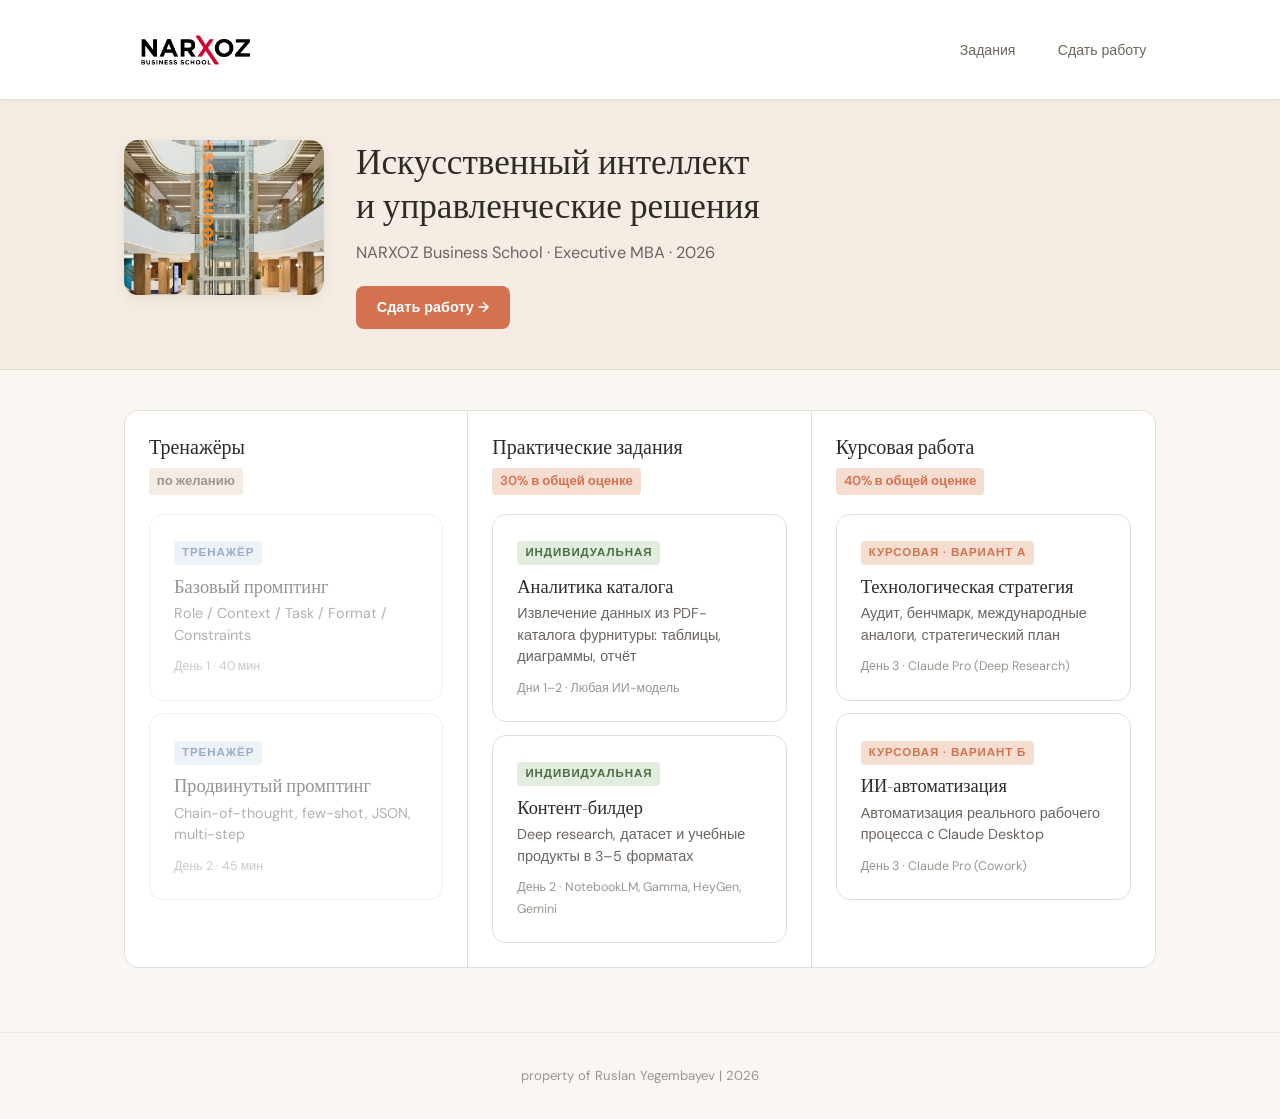
<file: index.html>
<!DOCTYPE html>
<html lang="ru">
<head>
  <meta charset="UTF-8">
  <meta name="viewport" content="width=device-width, initial-scale=1.0">
  <title>NBS AI Course — Задания</title>
  <link rel="preconnect" href="https://fonts.googleapis.com">
  <link rel="preconnect" href="https://fonts.gstatic.com" crossorigin>
  <link href="https://fonts.googleapis.com/css2?family=DM+Sans:wght@400;500;600;700&family=DM+Serif+Display&family=JetBrains+Mono:wght@400;500&display=swap" rel="stylesheet">
  <link rel="stylesheet" href="css/style.css">
</head>
<body>
<div class="page">

<header class="hdr">
  <div class="w">
    <a href="index.html" class="logo"><img src="img/NBS_logo.png" alt="NBS" class="logo-img"></a>
    <nav>
      <a href="index.html">Задания</a>
      <a href="submit.html">Сдать работу</a>
    </nav>
  </div>
</header>

<main>

  <!-- ====== HERO ====== -->
  <section class="hero-bar">
    <div class="w hero-inner">
      <img src="img/nbs-campus.jpg" alt="Narxoz Business School" class="hero-photo">
      <div class="hero-text">
        <h1>Искусственный интеллект<br>и управленческие решения</h1>
        <p class="sub">NARXOZ Business School · Executive MBA · 2026</p>
        <div style="margin-top:1.2rem">
          <a href="submit.html" class="btn btn-primary">Сдать работу →</a>
        </div>
      </div>
    </div>
  </section>

  <!-- ====== 3 COLUMNS ====== -->
  <section class="w">
    <div class="col-grid">

      <!-- Column 1: Тренажёры -->
      <div class="col">
        <div class="col-head">
          <h2>Тренажёры</h2>
          <span class="col-weight muted">по желанию</span>
        </div>

        <div class="card-stack">
          <div class="card dim">
            <span class="badge b-train">Тренажёр</span>
            <h3>Базовый промптинг</h3>
            <p>Role / Context / Task / Format / Constraints</p>
            <div class="meta">День 1 · 40 мин</div>
          </div>
          <div class="card dim">
            <span class="badge b-train">Тренажёр</span>
            <h3>Продвинутый промптинг</h3>
            <p>Chain-of-thought, few-shot, JSON, multi-step</p>
            <div class="meta">День 2 · 45 мин</div>
          </div>
        </div>
      </div>

      <!-- Column 2: Практические задания -->
      <div class="col">
        <div class="col-head">
          <h2>Практические задания</h2>
          <span class="col-weight accent">30% в общей оценке</span>
        </div>
        <div class="card-stack">
          <a class="card" href="assignments/catalogaudit.html">
            <span class="badge b-iw">Индивидуальная</span>
            <h3>Аналитика каталога</h3>
            <p>Извлечение данных из PDF-каталога фурнитуры: таблицы, диаграммы, отчёт</p>
            <div class="meta">Дни 1–2 · Любая ИИ-модель</div>
          </a>
          <a class="card" href="assignments/contentbuilder.html">
            <span class="badge b-iw">Индивидуальная</span>
            <h3>Контент-билдер</h3>
            <p>Deep research, датасет и учебные продукты в 3–5 форматах</p>
            <div class="meta">День 2 · NotebookLM, Gamma, HeyGen, Gemini</div>
          </a>
        </div>
      </div>

      <!-- Column 3: Курсовая работа -->
      <div class="col">
        <div class="col-head">
          <h2>Курсовая работа</h2>
          <span class="col-weight accent">40% в общей оценке</span>
        </div>
        <div class="card-stack">
          <a class="card" href="assignments/techstrategy.html">
            <span class="badge b-cw">Курсовая · Вариант А</span>
            <h3>Технологическая стратегия</h3>
            <p>Аудит, бенчмарк, международные аналоги, стратегический план</p>
            <div class="meta">День 3 · Claude Pro (Deep Research)</div>
          </a>
          <a class="card" href="assignments/aicowork.html">
            <span class="badge b-cw">Курсовая · Вариант Б</span>
            <h3>ИИ-автоматизация</h3>
            <p>Автоматизация реального рабочего процесса с Claude Desktop</p>
            <div class="meta">День 3 · Claude Pro (Cowork)</div>
          </a>
        </div>
      </div>

    </div><!-- /.col-grid -->
  </section>

</main>

<footer class="ftr">
  <div class="w">property of Ruslan Yegembayev | 2026</div>
</footer>

</div>
</body>
</html>
</file>
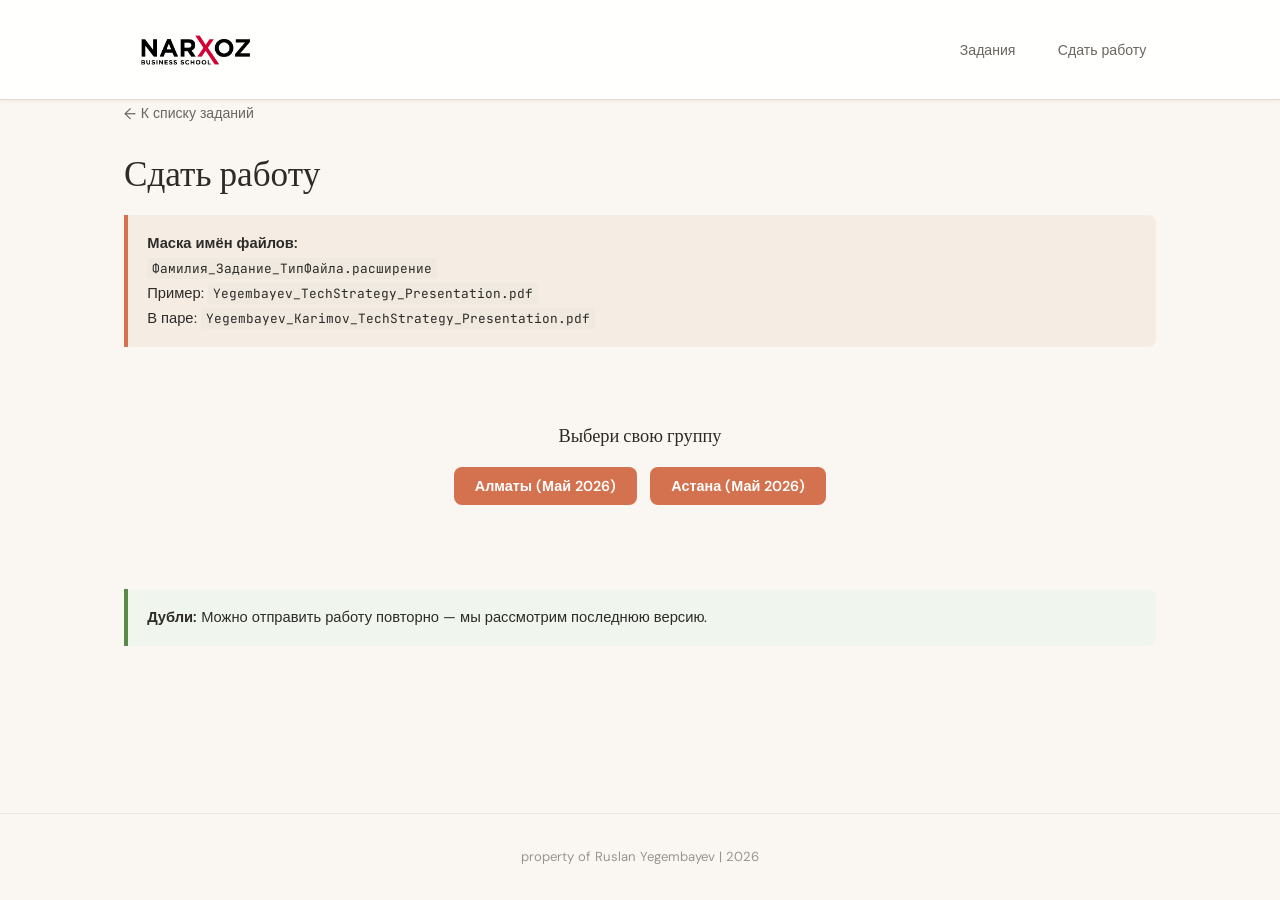
<file: submit.html>
<!DOCTYPE html>
<html lang="ru">
<head>
  <meta charset="UTF-8">
  <meta name="viewport" content="width=device-width, initial-scale=1.0">
  <title>Сдать работу — NBS AI Course</title>
  <link rel="preconnect" href="https://fonts.googleapis.com">
  <link rel="preconnect" href="https://fonts.gstatic.com" crossorigin>
  <link href="https://fonts.googleapis.com/css2?family=DM+Sans:wght@400;500;600;700&family=DM+Serif+Display&family=JetBrains+Mono:wght@400;500&display=swap" rel="stylesheet">
  <link rel="stylesheet" href="css/style.css">
</head>
<body>
<div class="page">

<header class="hdr">
  <div class="w">
    <a href="index.html" class="logo"><img src="img/NBS_logo.png" alt="NBS" class="logo-img"></a>
    <nav>
      <a href="index.html">Задания</a>
      <a href="submit.html">Сдать работу</a>
    </nav>
  </div>
</header>

<main>
  <div class="w">
    <a href="index.html" class="back">К списку заданий</a>
    <h1>Сдать работу</h1>

    <div class="info">
      <strong>Маска имён файлов:</strong><br>
      <code>Фамилия_Задание_ТипФайла.расширение</code><br>
      Пример: <code>Yegembayev_TechStrategy_Presentation.pdf</code><br>
      В паре: <code>Yegembayev_Karimov_TechStrategy_Presentation.pdf</code>
    </div>

    <!-- Group selector (shown if ?group= is missing from URL) -->
    <div id="group-selector" style="display:none;text-align:center;padding:2rem 0;">
      <h3 style="margin-bottom:1rem;">Выбери свою группу</h3>
      <button type="button" onclick="selectGroup('almaty_emba26_may')" class="btn btn-primary" style="margin:.3rem;">Алматы (Май 2026)</button>
      <button type="button" onclick="selectGroup('astana_emba26_may')" class="btn btn-primary" style="margin:.3rem;">Астана (Май 2026)</button>
      <p id="task-hint" style="margin-top:1rem;font-size:.9rem;color:var(--text-3);"></p>
    </div>

    <!-- Fillout embed (shown only after group is in URL) -->
    <div id="fillout-container" style="display:none;">
      <div style="width:100%;min-height:500px;" data-fillout-id="8T2KNZXxAQus" data-fillout-embed-type="standard" data-fillout-inherit-parameters data-fillout-dynamic-resize></div>
      <script src="https://server.fillout.com/embed/v1/"></script>
      <p style="margin-top:1rem;font-size:.85rem;color:var(--text-3);text-align:center;">
        Если форма не отображается:
        <a id="fallback-link" href="https://iamai.fillout.com/t/8T2KNZXxAQus" target="_blank">открыть в новом окне</a>
        · Альтернатива: Telegram-группа курса.
      </p>
    </div>

    <script>
      (function(){
        var params = new URLSearchParams(window.location.search);
        // Default course
        if (!params.has('course')) {
          params.set('course', 'NARXOZ_IAMAI_2026');
          history.replaceState(null, '', '?' + params.toString());
        }
        if (params.has('group')) {
          document.getElementById('fillout-container').style.display = 'block';
          var fb = document.getElementById('fallback-link');
          if (fb) fb.href = 'https://iamai.fillout.com/t/8T2KNZXxAQus?' + params.toString();
        } else {
          document.getElementById('group-selector').style.display = 'block';
          if (params.has('task')) {
            document.getElementById('task-hint').textContent = 'Задание: ' + params.get('task');
          }
        }
      })();
      function selectGroup(g) {
        var params = new URLSearchParams(window.location.search);
        params.set('group', g);
        window.location.search = params.toString();
      }
    </script>

    <div class="info tip" style="margin-top:2rem">
      <strong>Дубли:</strong> Можно отправить работу повторно — мы рассмотрим последнюю версию.
    </div>

  </div>
</main>

<footer class="ftr">
  <div class="w">property of Ruslan Yegembayev | 2026</div>
</footer>

</div>
</body>
</html>
</file>
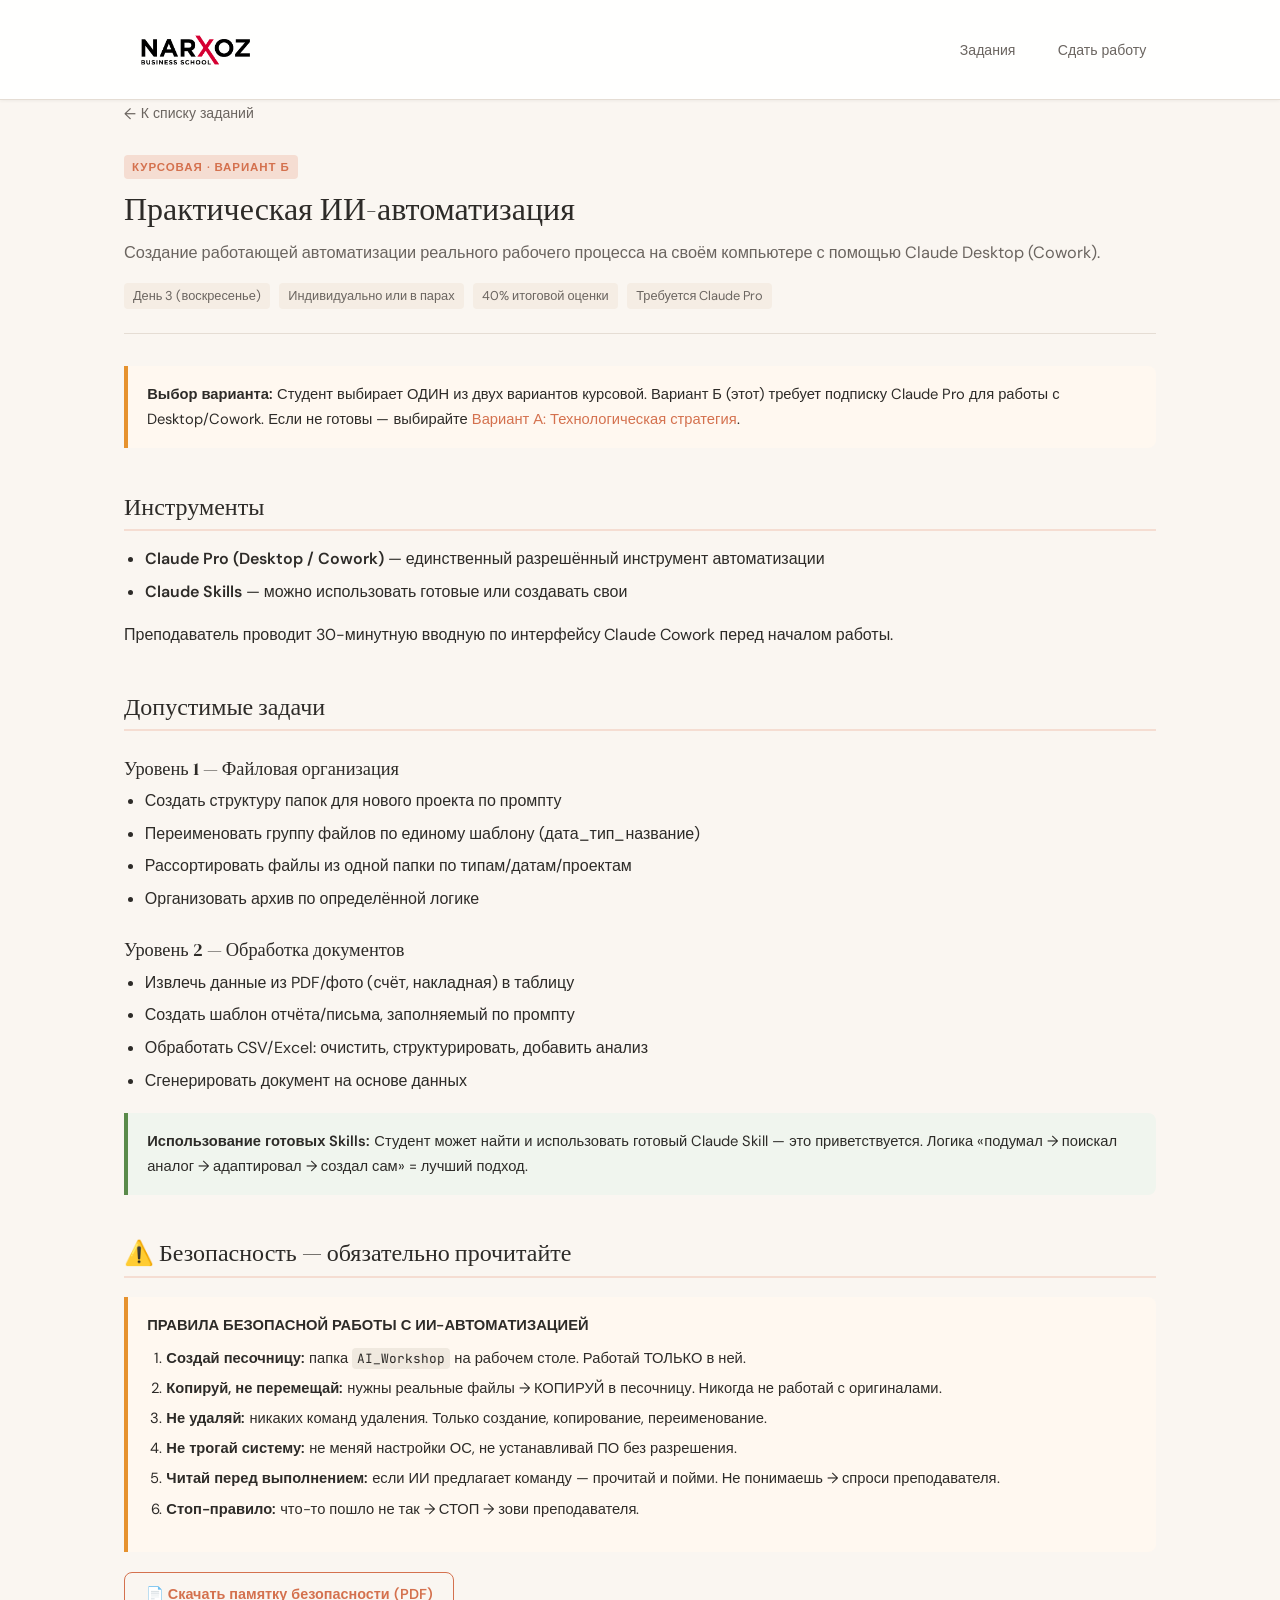
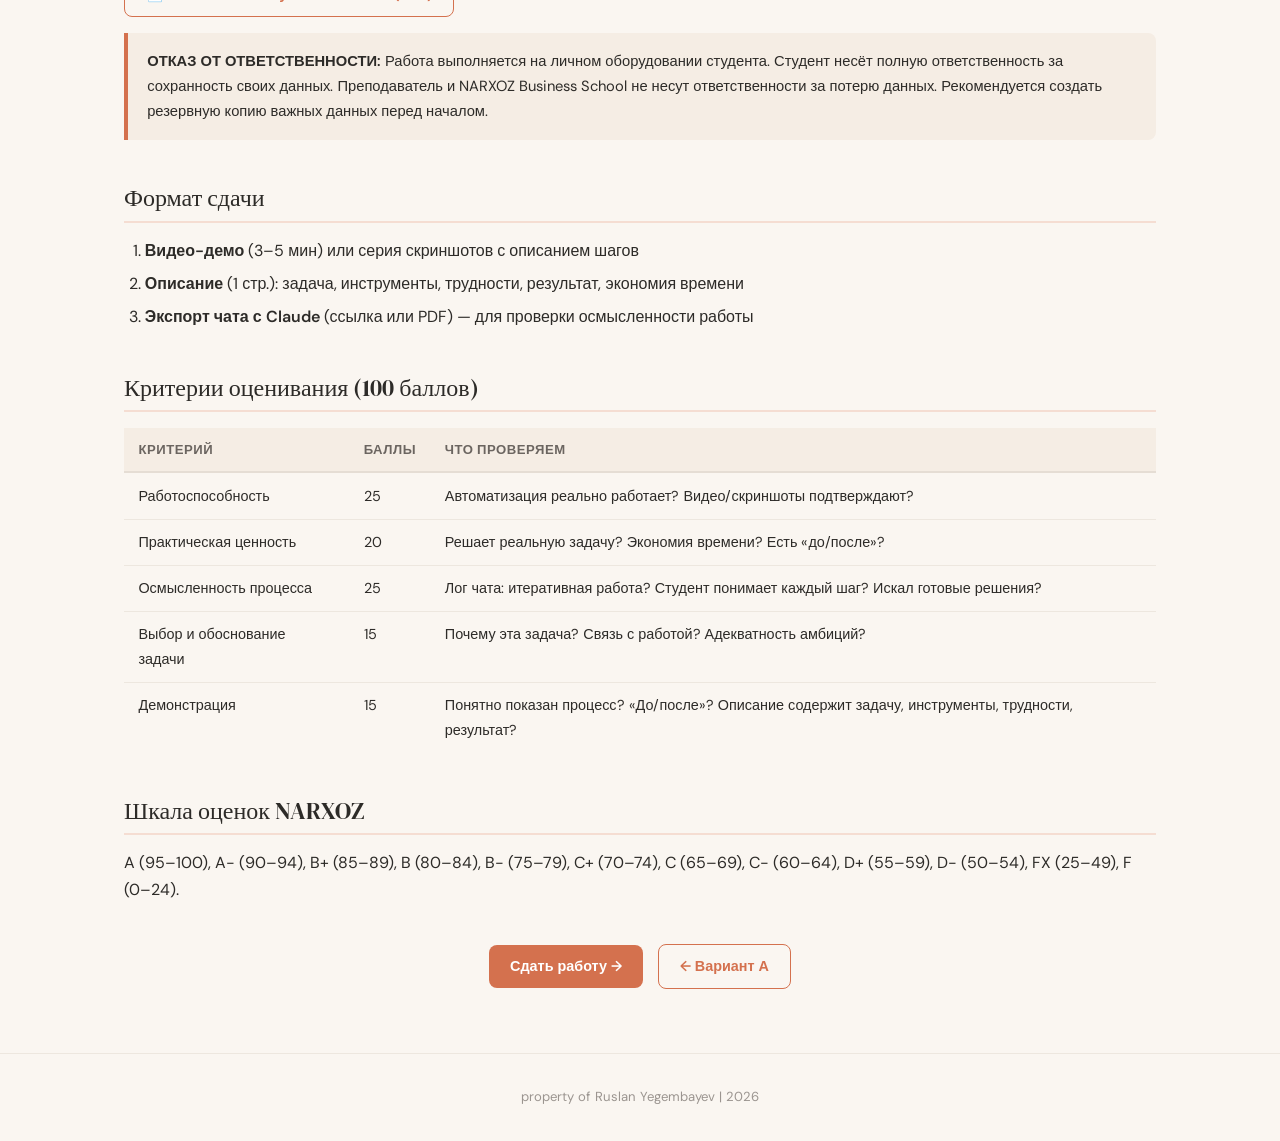
<file: assignments/aicowork.html>
<!DOCTYPE html>
<html lang="ru">
<head>
  <meta charset="UTF-8">
  <meta name="viewport" content="width=device-width, initial-scale=1.0">
  <title>ИИ-автоматизация — NBS AI Course</title>
  <link rel="preconnect" href="https://fonts.googleapis.com">
  <link rel="preconnect" href="https://fonts.gstatic.com" crossorigin>
  <link href="https://fonts.googleapis.com/css2?family=DM+Sans:wght@400;500;600;700&family=DM+Serif+Display&family=JetBrains+Mono:wght@400;500&display=swap" rel="stylesheet">
  <link rel="stylesheet" href="../css/style.css">
</head>
<body>
<div class="page">

<header class="hdr">
  <div class="w">
    <a href="../index.html" class="logo"><img src="../img/NBS_logo.png" alt="NBS" class="logo-img"></a>
    <nav>
      <a href="../index.html">Задания</a>
      <a href="../submit.html">Сдать работу</a>
    </nav>
  </div>
</header>

<main>
  <div class="w">
    <a href="../index.html" class="back">К списку заданий</a>

    <div class="asg-hdr">
      <span class="badge b-cw">Курсовая · Вариант Б</span>
      <h1>Практическая ИИ-автоматизация</h1>
      <p style="color:var(--text-2);font-size:1.02rem;">Создание работающей автоматизации реального рабочего процесса на своём компьютере с помощью Claude Desktop (Cowork).</p>
      <div class="tags">
        <span class="tag">День 3 (воскресенье)</span>
        <span class="tag">Индивидуально или в парах</span>
        <span class="tag">40% итоговой оценки</span>
        <span class="tag">Требуется Claude Pro</span>
      </div>
    </div>

    <div class="info warn">
      <strong>Выбор варианта:</strong> Студент выбирает ОДИН из двух вариантов курсовой. Вариант Б (этот) требует подписку Claude Pro для работы с Desktop/Cowork. Если не готовы — выбирайте <a href="techstrategy.html">Вариант А: Технологическая стратегия</a>.
    </div>

    <div class="section">
      <h2>Инструменты</h2>
      <ul>
        <li><strong>Claude Pro (Desktop / Cowork)</strong> — единственный разрешённый инструмент автоматизации</li>
        <li><strong>Claude Skills</strong> — можно использовать готовые или создавать свои</li>
      </ul>
      <p>Преподаватель проводит 30-минутную вводную по интерфейсу Claude Cowork перед началом работы.</p>
    </div>

    <div class="section">
      <h2>Допустимые задачи</h2>

      <h3>Уровень 1 — Файловая организация</h3>
      <ul>
        <li>Создать структуру папок для нового проекта по промпту</li>
        <li>Переименовать группу файлов по единому шаблону (дата_тип_название)</li>
        <li>Рассортировать файлы из одной папки по типам/датам/проектам</li>
        <li>Организовать архив по определённой логике</li>
      </ul>

      <h3>Уровень 2 — Обработка документов</h3>
      <ul>
        <li>Извлечь данные из PDF/фото (счёт, накладная) в таблицу</li>
        <li>Создать шаблон отчёта/письма, заполняемый по промпту</li>
        <li>Обработать CSV/Excel: очистить, структурировать, добавить анализ</li>
        <li>Сгенерировать документ на основе данных</li>
      </ul>

      <div class="info tip">
        <strong>Использование готовых Skills:</strong> Студент может найти и использовать готовый Claude Skill — это приветствуется. Логика «подумал → поискал аналог → адаптировал → создал сам» = лучший подход.
      </div>
    </div>

    <div class="section">
      <h2>⚠️ Безопасность — обязательно прочитайте</h2>

      <div class="info warn">
        <strong>ПРАВИЛА БЕЗОПАСНОЙ РАБОТЫ С ИИ-АВТОМАТИЗАЦИЕЙ</strong>
        <ol style="margin-top:.5rem">
          <li><strong>Создай песочницу:</strong> папка <code>AI_Workshop</code> на рабочем столе. Работай ТОЛЬКО в ней.</li>
          <li><strong>Копируй, не перемещай:</strong> нужны реальные файлы → КОПИРУЙ в песочницу. Никогда не работай с оригиналами.</li>
          <li><strong>Не удаляй:</strong> никаких команд удаления. Только создание, копирование, переименование.</li>
          <li><strong>Не трогай систему:</strong> не меняй настройки ОС, не устанавливай ПО без разрешения.</li>
          <li><strong>Читай перед выполнением:</strong> если ИИ предлагает команду — прочитай и пойми. Не понимаешь → спроси преподавателя.</li>
          <li><strong>Стоп-правило:</strong> что-то пошло не так → СТОП → зови преподавателя.</li>
        </ol>
      </div>

      <p><a href="AICowork_Safety_Handout.pdf" class="btn btn-outline" download>📄 Скачать памятку безопасности (PDF)</a></p>

      <div class="info" style="margin-top:1rem;">
        <strong>ОТКАЗ ОТ ОТВЕТСТВЕННОСТИ:</strong> Работа выполняется на личном оборудовании студента. Студент несёт полную ответственность за сохранность своих данных. Преподаватель и NARXOZ Business School не несут ответственности за потерю данных. Рекомендуется создать резервную копию важных данных перед началом.
      </div>
    </div>

    <div class="section">
      <h2>Формат сдачи</h2>
      <ol>
        <li><strong>Видео-демо</strong> (3–5 мин) или серия скриншотов с описанием шагов</li>
        <li><strong>Описание</strong> (1 стр.): задача, инструменты, трудности, результат, экономия времени</li>
        <li><strong>Экспорт чата с Claude</strong> (ссылка или PDF) — для проверки осмысленности работы</li>
      </ol>
    </div>

    <div class="section">
      <h2>Критерии оценивания (100 баллов)</h2>
      <table>
        <thead>
          <tr><th>Критерий</th><th>Баллы</th><th>Что проверяем</th></tr>
        </thead>
        <tbody>
          <tr><td>Работоспособность</td><td>25</td><td>Автоматизация реально работает? Видео/скриншоты подтверждают?</td></tr>
          <tr><td>Практическая ценность</td><td>20</td><td>Решает реальную задачу? Экономия времени? Есть «до/после»?</td></tr>
          <tr><td>Осмысленность процесса</td><td>25</td><td>Лог чата: итеративная работа? Студент понимает каждый шаг? Искал готовые решения?</td></tr>
          <tr><td>Выбор и обоснование задачи</td><td>15</td><td>Почему эта задача? Связь с работой? Адекватность амбиций?</td></tr>
          <tr><td>Демонстрация</td><td>15</td><td>Понятно показан процесс? «До/после»? Описание содержит задачу, инструменты, трудности, результат?</td></tr>
        </tbody>
      </table>
    </div>

    <div class="section">
      <h2>Шкала оценок NARXOZ</h2>
      <p>A (95–100), A- (90–94), B+ (85–89), B (80–84), B- (75–79), C+ (70–74), C (65–69), C- (60–64), D+ (55–59), D- (50–54), FX (25–49), F (0–24).</p>
    </div>

    <div style="text-align:center;margin-top:2.5rem;">
      <a href="../submit.html?task=AI%20Cowork" class="btn btn-primary">Сдать работу →</a>
      <a href="techstrategy.html" class="btn btn-outline" style="margin-left:.7rem;">← Вариант А</a>
    </div>

  </div>
</main>

<footer class="ftr">
  <div class="w">property of Ruslan Yegembayev | 2026</div>
</footer>

</div>
</body>
</html>
</file>
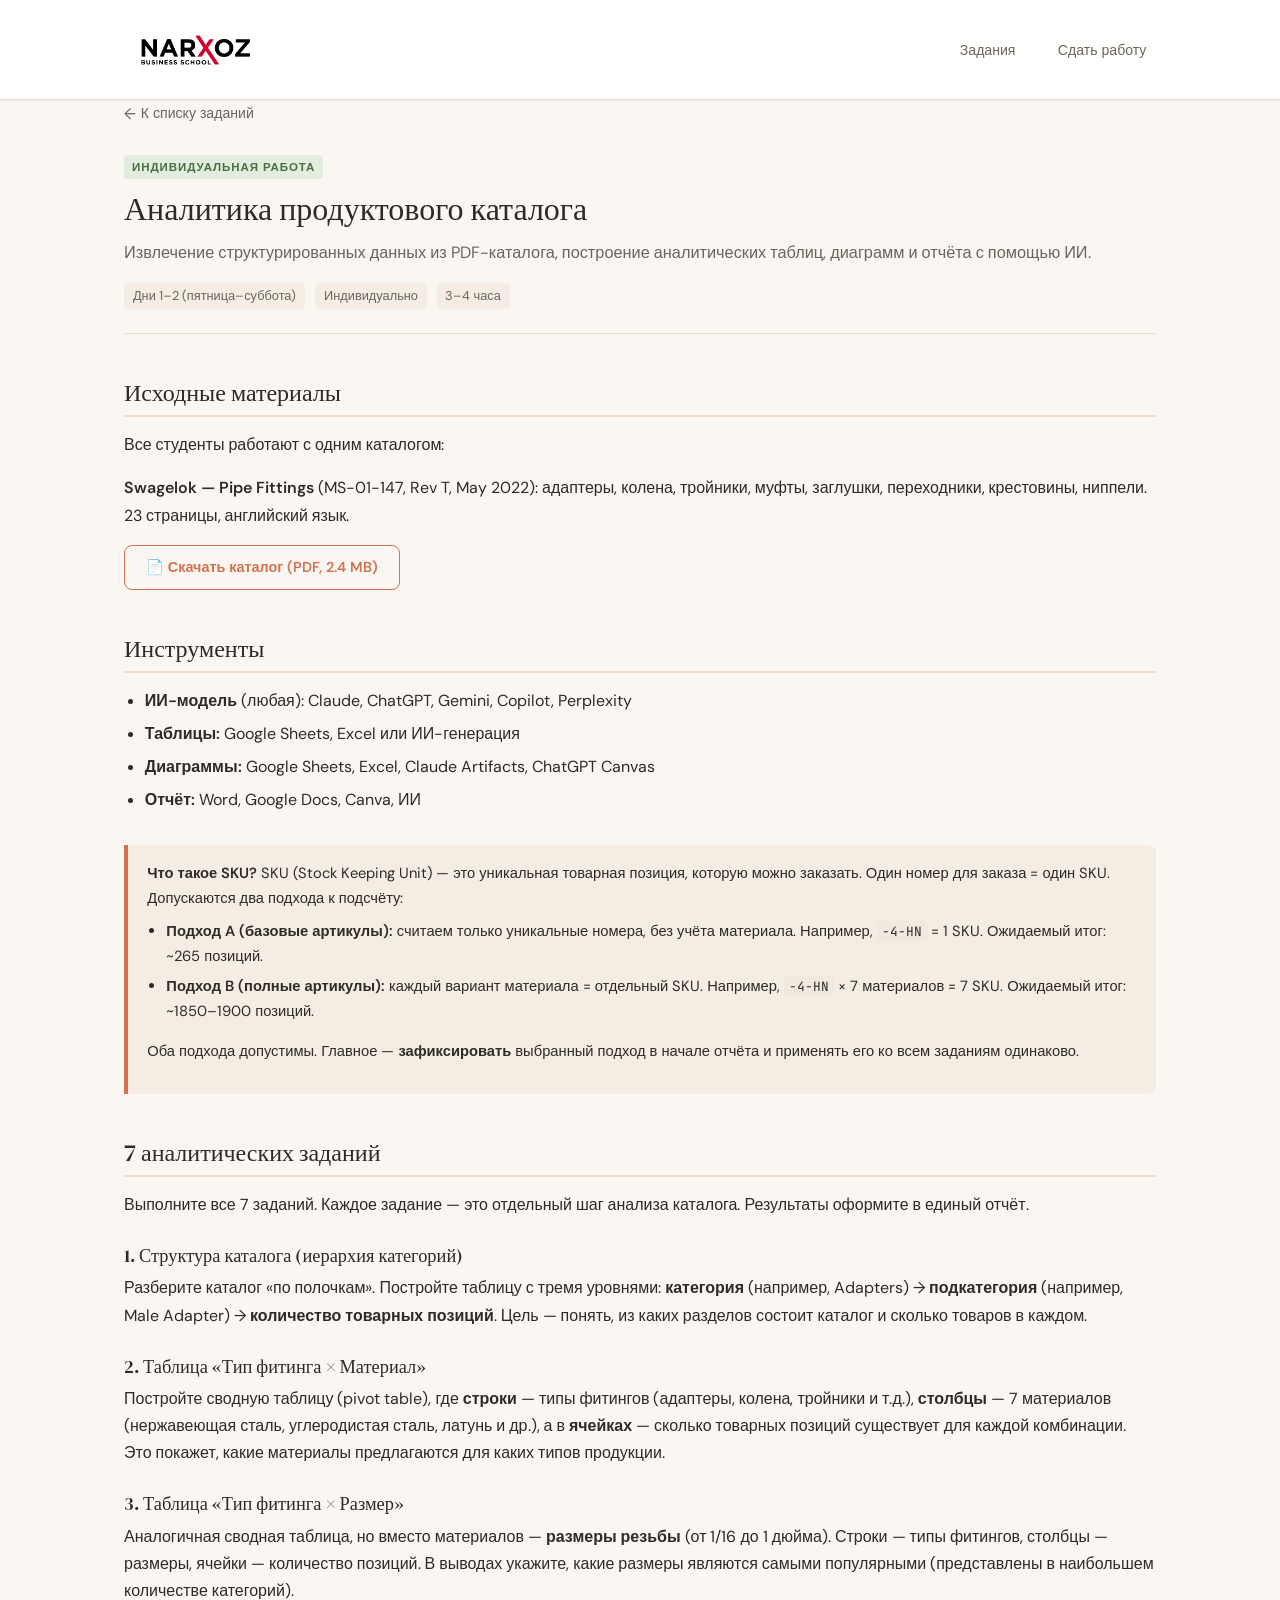
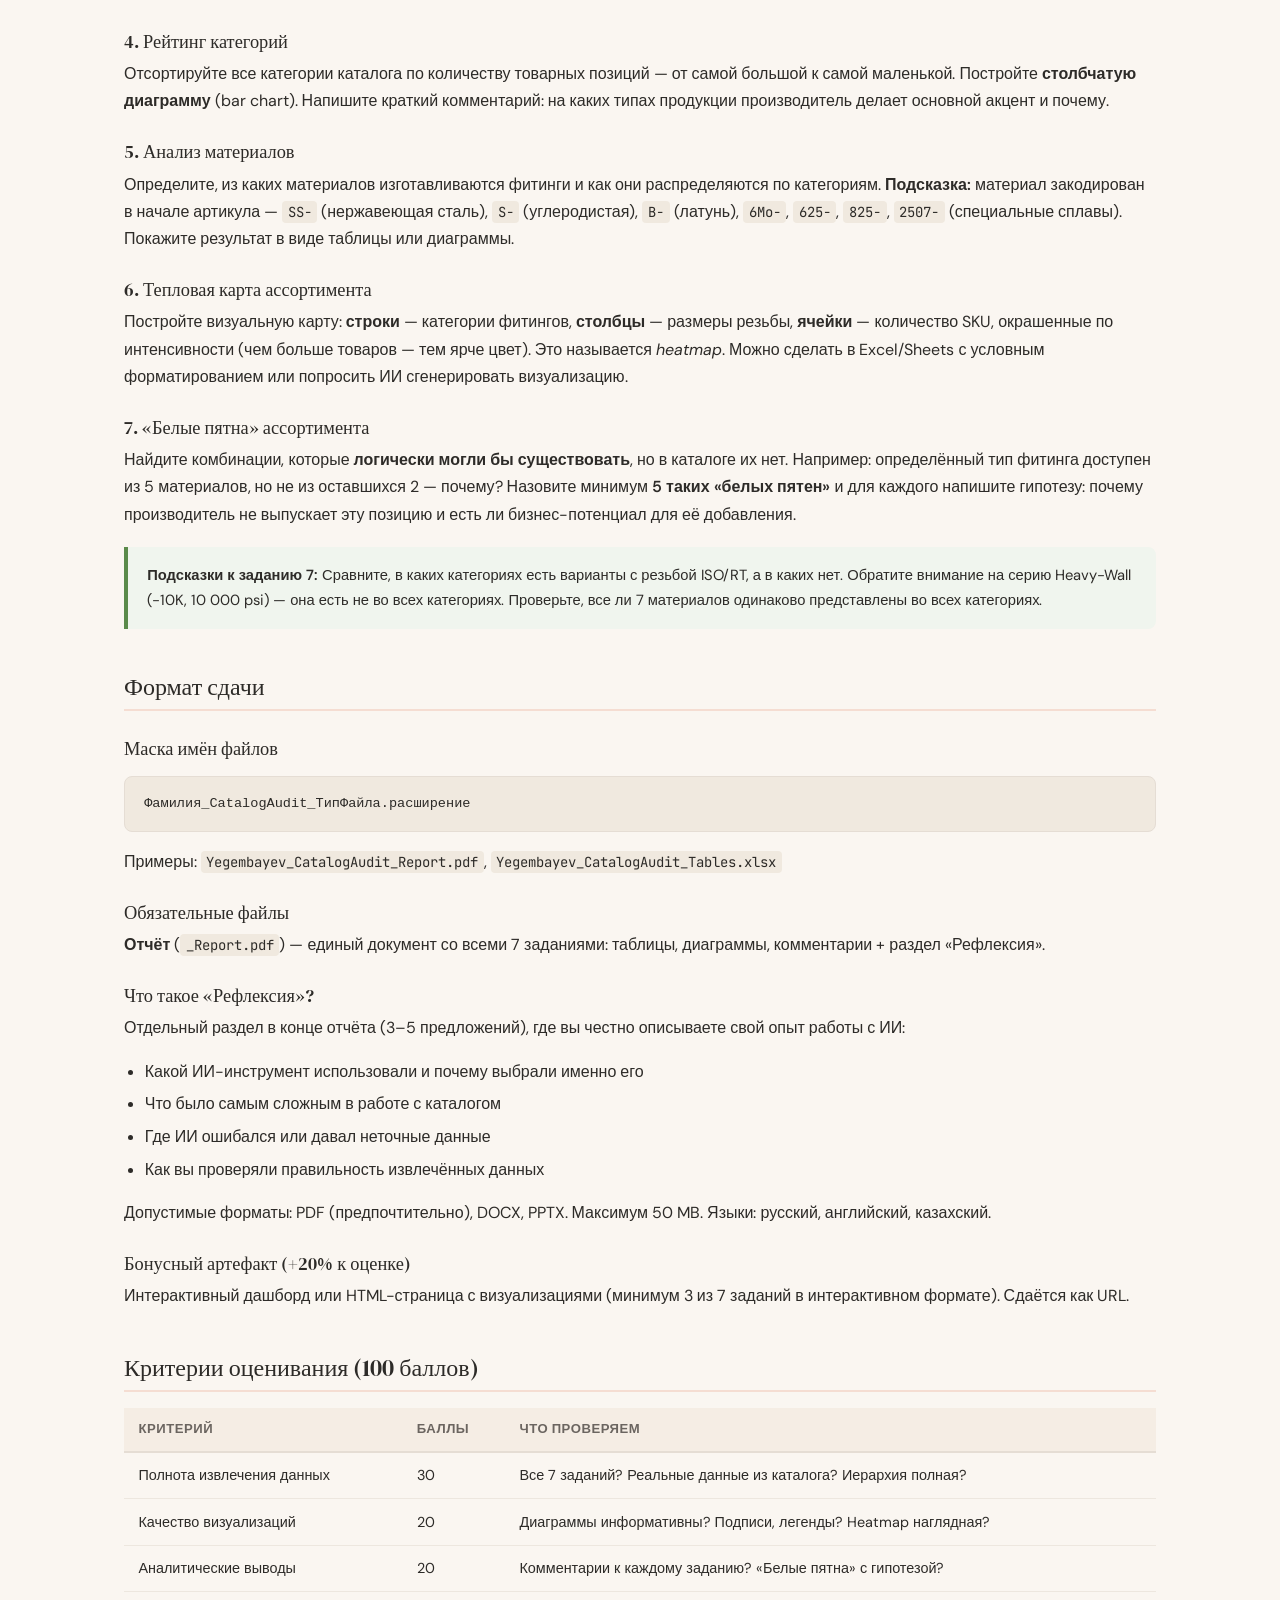
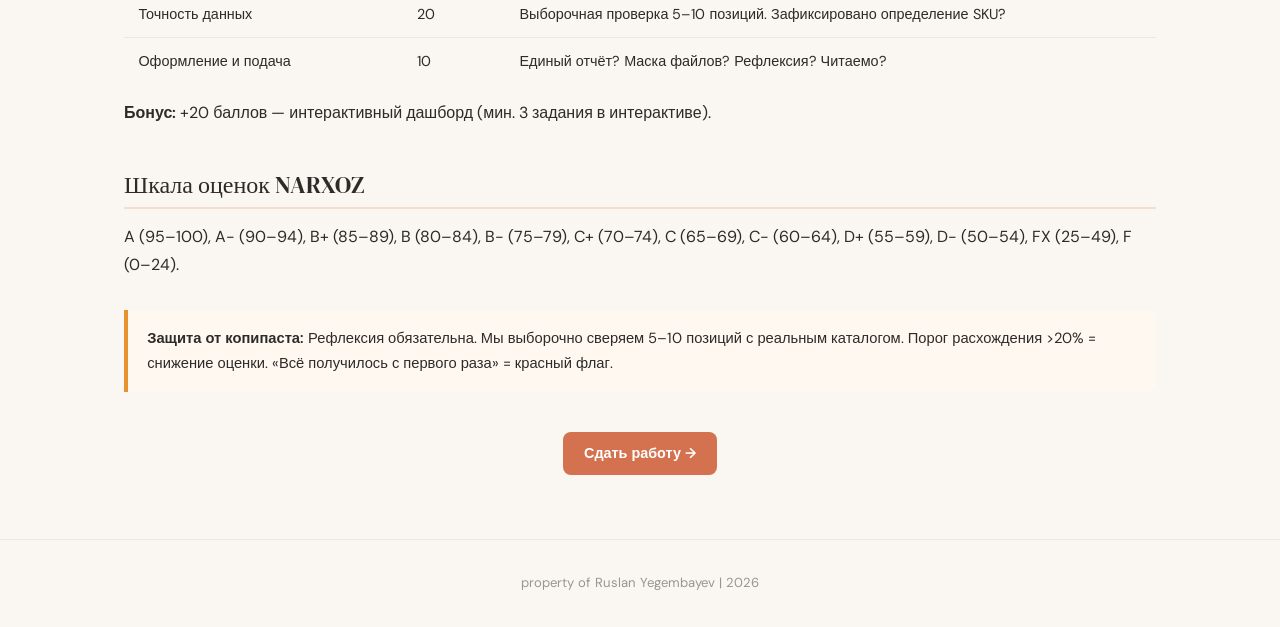
<file: assignments/catalogaudit.html>
<!DOCTYPE html>
<html lang="ru">
<head>
  <meta charset="UTF-8">
  <meta name="viewport" content="width=device-width, initial-scale=1.0">
  <title>Аналитика каталога — NBS AI Course</title>
  <link rel="preconnect" href="https://fonts.googleapis.com">
  <link rel="preconnect" href="https://fonts.gstatic.com" crossorigin>
  <link href="https://fonts.googleapis.com/css2?family=DM+Sans:wght@400;500;600;700&family=DM+Serif+Display&family=JetBrains+Mono:wght@400;500&display=swap" rel="stylesheet">
  <link rel="stylesheet" href="../css/style.css">
</head>
<body>
<div class="page">

<header class="hdr">
  <div class="w">
    <a href="../index.html" class="logo"><img src="../img/NBS_logo.png" alt="NBS" class="logo-img"></a>
    <nav>
      <a href="../index.html">Задания</a>
      <a href="../submit.html">Сдать работу</a>
    </nav>
  </div>
</header>

<main>
  <div class="w">
    <a href="../index.html" class="back">К списку заданий</a>

    <div class="asg-hdr">
      <span class="badge b-iw">Индивидуальная работа</span>
      <h1>Аналитика продуктового каталога</h1>
      <p style="color:var(--text-2);font-size:1.02rem;">Извлечение структурированных данных из PDF-каталога, построение аналитических таблиц, диаграмм и отчёта с помощью ИИ.</p>
      <div class="tags">
        <span class="tag">Дни 1–2 (пятница–суббота)</span>
        <span class="tag">Индивидуально</span>
        <span class="tag">3–4 часа</span>
      </div>
    </div>

    <div class="section">
      <h2>Исходные материалы</h2>
      <p>Все студенты работают с одним каталогом:</p>
      <p><strong>Swagelok — Pipe Fittings</strong> (MS-01-147, Rev T, May 2022): адаптеры, колена, тройники, муфты, заглушки, переходники, крестовины, ниппели. 23 страницы, английский язык.</p>
      <p><a href="Catalog.pdf" class="btn btn-outline" download>📄 Скачать каталог (PDF, 2.4 MB)</a></p>
    </div>

    <div class="section">
      <h2>Инструменты</h2>
      <ul>
        <li><strong>ИИ-модель</strong> (любая): Claude, ChatGPT, Gemini, Copilot, Perplexity</li>
        <li><strong>Таблицы:</strong> Google Sheets, Excel или ИИ-генерация</li>
        <li><strong>Диаграммы:</strong> Google Sheets, Excel, Claude Artifacts, ChatGPT Canvas</li>
        <li><strong>Отчёт:</strong> Word, Google Docs, Canva, ИИ</li>
      </ul>
    </div>

    <div class="info">
      <strong>Что такое SKU?</strong> SKU (Stock Keeping Unit) — это уникальная товарная позиция, которую можно заказать. Один номер для заказа = один SKU. Допускаются два подхода к подсчёту:
      <ul style="margin-top:.5rem">
        <li><strong>Подход A (базовые артикулы):</strong> считаем только уникальные номера, без учёта материала. Например, <code>-4-HN</code> = 1 SKU. Ожидаемый итог: ~265 позиций.</li>
        <li><strong>Подход B (полные артикулы):</strong> каждый вариант материала = отдельный SKU. Например, <code>-4-HN</code> × 7 материалов = 7 SKU. Ожидаемый итог: ~1850–1900 позиций.</li>
      </ul>
      <p style="margin-top:.5rem">Оба подхода допустимы. Главное — <strong>зафиксировать</strong> выбранный подход в начале отчёта и применять его ко всем заданиям одинаково.</p>
    </div>

    <div class="section">
      <h2>7 аналитических заданий</h2>
      <p>Выполните все 7 заданий. Каждое задание — это отдельный шаг анализа каталога. Результаты оформите в единый отчёт.</p>

      <h3>1. Структура каталога (иерархия категорий)</h3>
      <p>Разберите каталог «по полочкам». Постройте таблицу с тремя уровнями: <strong>категория</strong> (например, Adapters) → <strong>подкатегория</strong> (например, Male Adapter) → <strong>количество товарных позиций</strong>. Цель — понять, из каких разделов состоит каталог и сколько товаров в каждом.</p>

      <h3>2. Таблица «Тип фитинга × Материал»</h3>
      <p>Постройте сводную таблицу (pivot table), где <strong>строки</strong> — типы фитингов (адаптеры, колена, тройники и т.д.), <strong>столбцы</strong> — 7 материалов (нержавеющая сталь, углеродистая сталь, латунь и др.), а в <strong>ячейках</strong> — сколько товарных позиций существует для каждой комбинации. Это покажет, какие материалы предлагаются для каких типов продукции.</p>

      <h3>3. Таблица «Тип фитинга × Размер»</h3>
      <p>Аналогичная сводная таблица, но вместо материалов — <strong>размеры резьбы</strong> (от 1/16 до 1 дюйма). Строки — типы фитингов, столбцы — размеры, ячейки — количество позиций. В выводах укажите, какие размеры являются самыми популярными (представлены в наибольшем количестве категорий).</p>

      <h3>4. Рейтинг категорий</h3>
      <p>Отсортируйте все категории каталога по количеству товарных позиций — от самой большой к самой маленькой. Постройте <strong>столбчатую диаграмму</strong> (bar chart). Напишите краткий комментарий: на каких типах продукции производитель делает основной акцент и почему.</p>

      <h3>5. Анализ материалов</h3>
      <p>Определите, из каких материалов изготавливаются фитинги и как они распределяются по категориям. <strong>Подсказка:</strong> материал закодирован в начале артикула — <code>SS-</code> (нержавеющая сталь), <code>S-</code> (углеродистая), <code>B-</code> (латунь), <code>6Mo-</code>, <code>625-</code>, <code>825-</code>, <code>2507-</code> (специальные сплавы). Покажите результат в виде таблицы или диаграммы.</p>

      <h3>6. Тепловая карта ассортимента</h3>
      <p>Постройте визуальную карту: <strong>строки</strong> — категории фитингов, <strong>столбцы</strong> — размеры резьбы, <strong>ячейки</strong> — количество SKU, окрашенные по интенсивности (чем больше товаров — тем ярче цвет). Это называется <em>heatmap</em>. Можно сделать в Excel/Sheets с условным форматированием или попросить ИИ сгенерировать визуализацию.</p>

      <h3>7. «Белые пятна» ассортимента</h3>
      <p>Найдите комбинации, которые <strong>логически могли бы существовать</strong>, но в каталоге их нет. Например: определённый тип фитинга доступен из 5 материалов, но не из оставшихся 2 — почему? Назовите минимум <strong>5 таких «белых пятен»</strong> и для каждого напишите гипотезу: почему производитель не выпускает эту позицию и есть ли бизнес-потенциал для её добавления.</p>
      <div class="info tip">
        <strong>Подсказки к заданию 7:</strong> Сравните, в каких категориях есть варианты с резьбой ISO/RT, а в каких нет. Обратите внимание на серию Heavy-Wall (-10K, 10 000 psi) — она есть не во всех категориях. Проверьте, все ли 7 материалов одинаково представлены во всех категориях.
      </div>
    </div>

    <div class="section">
      <h2>Формат сдачи</h2>
      <h3>Маска имён файлов</h3>
      <pre>Фамилия_CatalogAudit_ТипФайла.расширение</pre>
      <p>Примеры: <code>Yegembayev_CatalogAudit_Report.pdf</code>, <code>Yegembayev_CatalogAudit_Tables.xlsx</code></p>

      <h3>Обязательные файлы</h3>
      <p><strong>Отчёт</strong> (<code>_Report.pdf</code>) — единый документ со всеми 7 заданиями: таблицы, диаграммы, комментарии + раздел «Рефлексия».</p>

      <h3>Что такое «Рефлексия»?</h3>
      <p>Отдельный раздел в конце отчёта (3–5 предложений), где вы честно описываете свой опыт работы с ИИ:</p>
      <ul>
        <li>Какой ИИ-инструмент использовали и почему выбрали именно его</li>
        <li>Что было самым сложным в работе с каталогом</li>
        <li>Где ИИ ошибался или давал неточные данные</li>
        <li>Как вы проверяли правильность извлечённых данных</li>
      </ul>
      <p>Допустимые форматы: PDF (предпочтительно), DOCX, PPTX. Максимум 50 MB. Языки: русский, английский, казахский.</p>

      <h3>Бонусный артефакт (+20% к оценке)</h3>
      <p>Интерактивный дашборд или HTML-страница с визуализациями (минимум 3 из 7 заданий в интерактивном формате). Сдаётся как URL.</p>
    </div>

    <div class="section">
      <h2>Критерии оценивания (100 баллов)</h2>
      <table>
        <thead>
          <tr><th>Критерий</th><th>Баллы</th><th>Что проверяем</th></tr>
        </thead>
        <tbody>
          <tr><td>Полнота извлечения данных</td><td>30</td><td>Все 7 заданий? Реальные данные из каталога? Иерархия полная?</td></tr>
          <tr><td>Качество визуализаций</td><td>20</td><td>Диаграммы информативны? Подписи, легенды? Heatmap наглядная?</td></tr>
          <tr><td>Аналитические выводы</td><td>20</td><td>Комментарии к каждому заданию? «Белые пятна» с гипотезой?</td></tr>
          <tr><td>Точность данных</td><td>20</td><td>Выборочная проверка 5–10 позиций. Зафиксировано определение SKU?</td></tr>
          <tr><td>Оформление и подача</td><td>10</td><td>Единый отчёт? Маска файлов? Рефлексия? Читаемо?</td></tr>
        </tbody>
      </table>
      <p><strong>Бонус:</strong> +20 баллов — интерактивный дашборд (мин. 3 задания в интерактиве).</p>
    </div>

    <div class="section">
      <h2>Шкала оценок NARXOZ</h2>
      <p>A (95–100), A- (90–94), B+ (85–89), B (80–84), B- (75–79), C+ (70–74), C (65–69), C- (60–64), D+ (55–59), D- (50–54), FX (25–49), F (0–24).</p>
    </div>

    <div class="info warn">
      <strong>Защита от копипаста:</strong> Рефлексия обязательна. Мы выборочно сверяем 5–10 позиций с реальным каталогом. Порог расхождения >20% = снижение оценки. «Всё получилось с первого раза» = красный флаг.
    </div>

    <div style="text-align:center;margin-top:2.5rem;">
      <a href="../submit.html?task=Catalog%20Audit" class="btn btn-primary">Сдать работу →</a>
    </div>

  </div>
</main>

<footer class="ftr">
  <div class="w">property of Ruslan Yegembayev | 2026</div>
</footer>

</div>
</body>
</html>
</file>
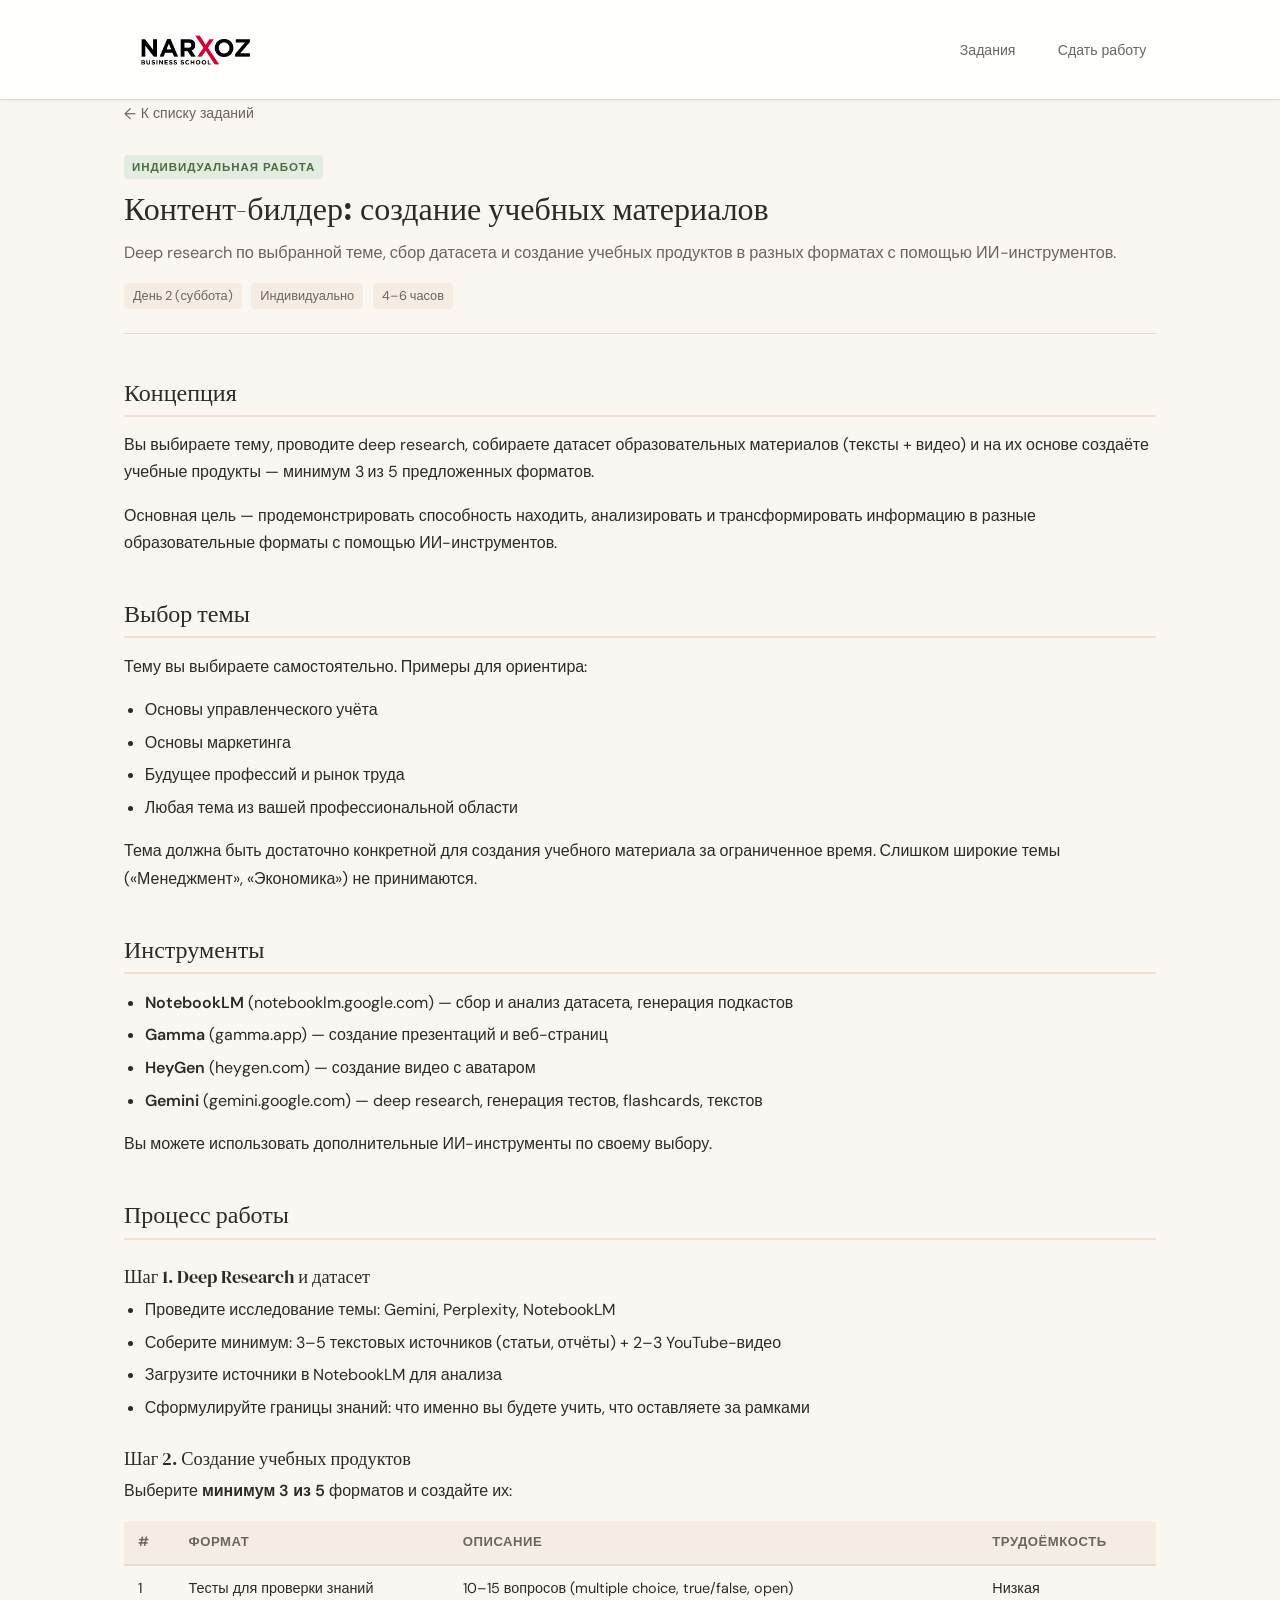
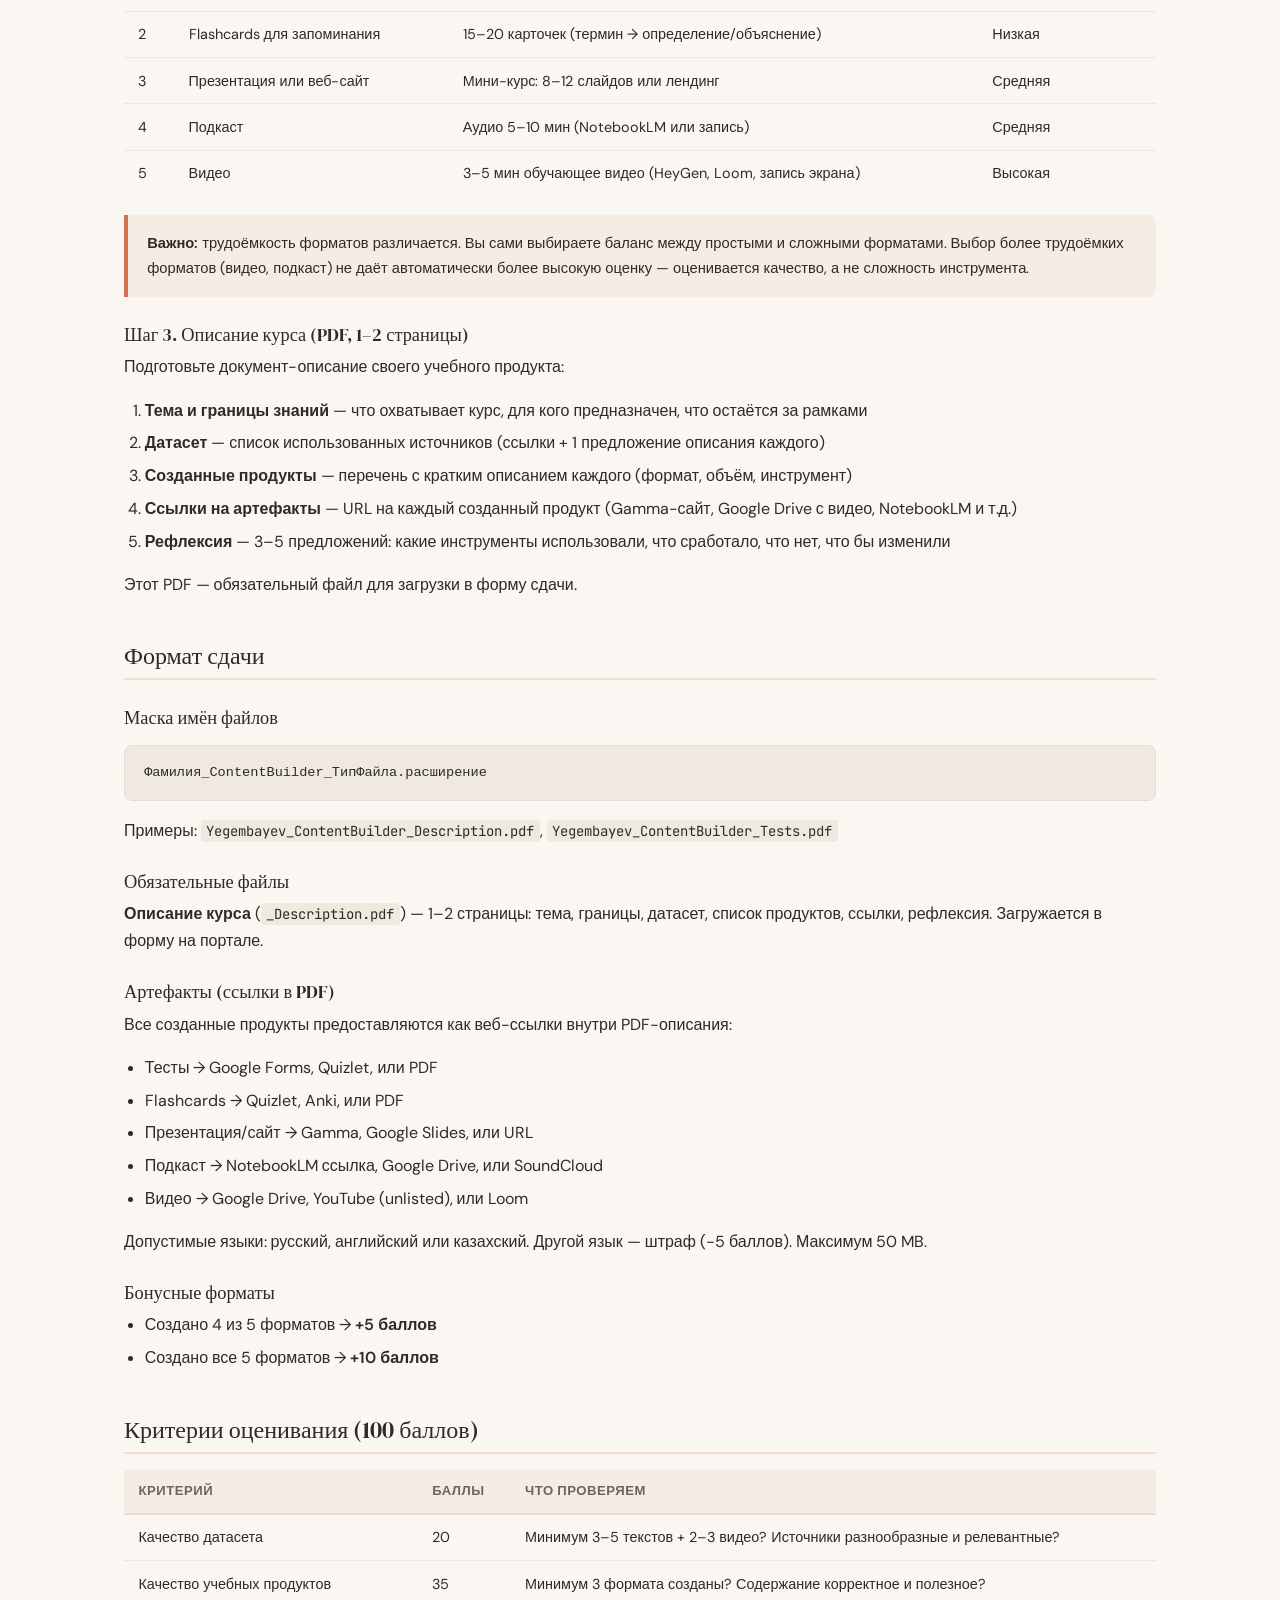
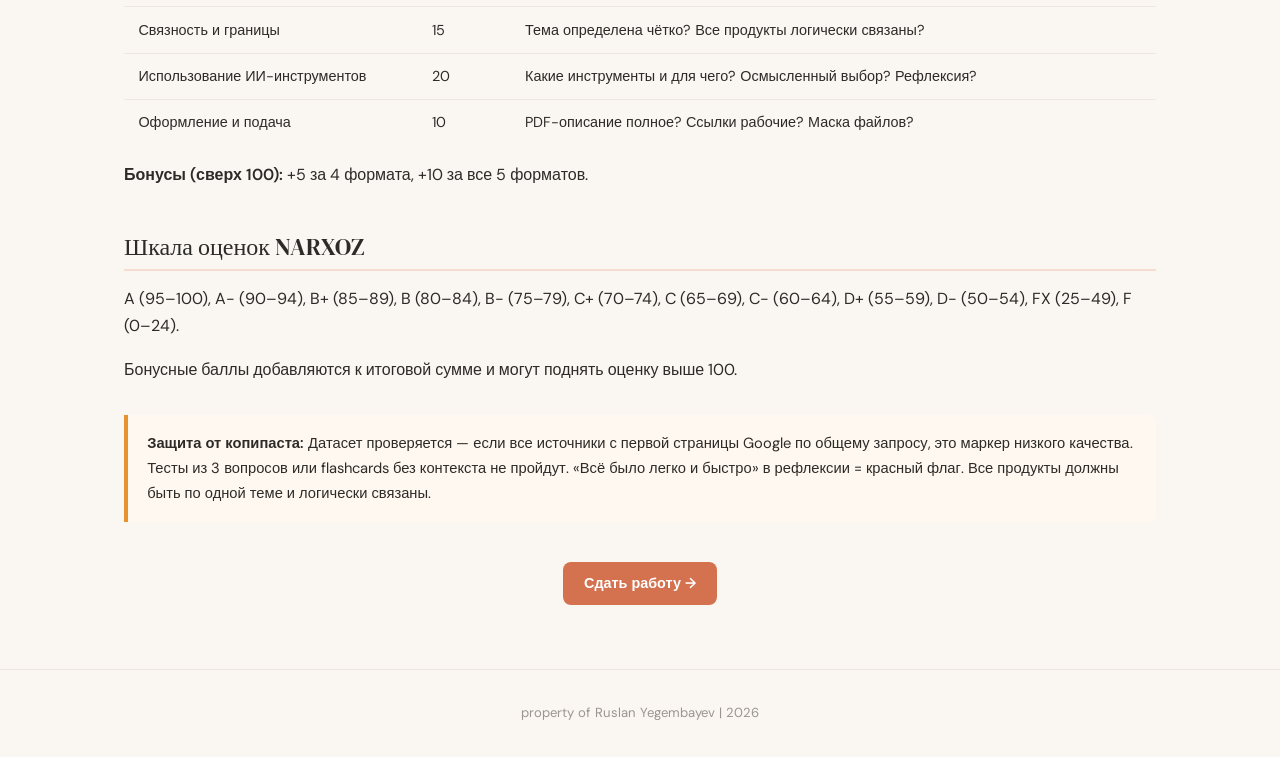
<file: assignments/contentbuilder.html>
<!DOCTYPE html>
<html lang="ru">
<head>
  <meta charset="UTF-8">
  <meta name="viewport" content="width=device-width, initial-scale=1.0">
  <title>Контент-билдер — NBS AI Course</title>
  <link rel="preconnect" href="https://fonts.googleapis.com">
  <link rel="preconnect" href="https://fonts.gstatic.com" crossorigin>
  <link href="https://fonts.googleapis.com/css2?family=DM+Sans:wght@400;500;600;700&family=DM+Serif+Display&family=JetBrains+Mono:wght@400;500&display=swap" rel="stylesheet">
  <link rel="stylesheet" href="../css/style.css">
</head>
<body>
<div class="page">

<header class="hdr">
  <div class="w">
    <a href="../index.html" class="logo"><img src="../img/NBS_logo.png" alt="NBS" class="logo-img"></a>
    <nav>
      <a href="../index.html">Задания</a>
      <a href="../submit.html">Сдать работу</a>
    </nav>
  </div>
</header>

<main>
  <div class="w">
    <a href="../index.html" class="back">К списку заданий</a>

    <div class="asg-hdr">
      <span class="badge b-iw">Индивидуальная работа</span>
      <h1>Контент-билдер: создание учебных материалов</h1>
      <p style="color:var(--text-2);font-size:1.02rem;">Deep research по выбранной теме, сбор датасета и создание учебных продуктов в разных форматах с помощью ИИ-инструментов.</p>
      <div class="tags">
        <span class="tag">День 2 (суббота)</span>
        <span class="tag">Индивидуально</span>
        <span class="tag">4–6 часов</span>
      </div>
    </div>

    <div class="section">
      <h2>Концепция</h2>
      <p>Вы выбираете тему, проводите deep research, собираете датасет образовательных материалов (тексты + видео) и на их основе создаёте учебные продукты — минимум 3 из 5 предложенных форматов.</p>
      <p>Основная цель — продемонстрировать способность находить, анализировать и трансформировать информацию в разные образовательные форматы с помощью ИИ-инструментов.</p>
    </div>

    <div class="section">
      <h2>Выбор темы</h2>
      <p>Тему вы выбираете самостоятельно. Примеры для ориентира:</p>
      <ul>
        <li>Основы управленческого учёта</li>
        <li>Основы маркетинга</li>
        <li>Будущее профессий и рынок труда</li>
        <li>Любая тема из вашей профессиональной области</li>
      </ul>
      <p>Тема должна быть достаточно конкретной для создания учебного материала за ограниченное время. Слишком широкие темы («Менеджмент», «Экономика») не принимаются.</p>
    </div>

    <div class="section">
      <h2>Инструменты</h2>
      <ul>
        <li><strong>NotebookLM</strong> (notebooklm.google.com) — сбор и анализ датасета, генерация подкастов</li>
        <li><strong>Gamma</strong> (gamma.app) — создание презентаций и веб-страниц</li>
        <li><strong>HeyGen</strong> (heygen.com) — создание видео с аватаром</li>
        <li><strong>Gemini</strong> (gemini.google.com) — deep research, генерация тестов, flashcards, текстов</li>
      </ul>
      <p>Вы можете использовать дополнительные ИИ-инструменты по своему выбору.</p>
    </div>

    <div class="section">
      <h2>Процесс работы</h2>

      <h3>Шаг 1. Deep Research и датасет</h3>
      <ul>
        <li>Проведите исследование темы: Gemini, Perplexity, NotebookLM</li>
        <li>Соберите минимум: 3–5 текстовых источников (статьи, отчёты) + 2–3 YouTube-видео</li>
        <li>Загрузите источники в NotebookLM для анализа</li>
        <li>Сформулируйте границы знаний: что именно вы будете учить, что оставляете за рамками</li>
      </ul>

      <h3>Шаг 2. Создание учебных продуктов</h3>
      <p>Выберите <strong>минимум 3 из 5</strong> форматов и создайте их:</p>
      <table>
        <thead>
          <tr><th>#</th><th>Формат</th><th>Описание</th><th>Трудоёмкость</th></tr>
        </thead>
        <tbody>
          <tr><td>1</td><td>Тесты для проверки знаний</td><td>10–15 вопросов (multiple choice, true/false, open)</td><td>Низкая</td></tr>
          <tr><td>2</td><td>Flashcards для запоминания</td><td>15–20 карточек (термин → определение/объяснение)</td><td>Низкая</td></tr>
          <tr><td>3</td><td>Презентация или веб-сайт</td><td>Мини-курс: 8–12 слайдов или лендинг</td><td>Средняя</td></tr>
          <tr><td>4</td><td>Подкаст</td><td>Аудио 5–10 мин (NotebookLM или запись)</td><td>Средняя</td></tr>
          <tr><td>5</td><td>Видео</td><td>3–5 мин обучающее видео (HeyGen, Loom, запись экрана)</td><td>Высокая</td></tr>
        </tbody>
      </table>

      <div class="info">
        <strong>Важно:</strong> трудоёмкость форматов различается. Вы сами выбираете баланс между простыми и сложными форматами. Выбор более трудоёмких форматов (видео, подкаст) не даёт автоматически более высокую оценку — оценивается качество, а не сложность инструмента.
      </div>

      <h3>Шаг 3. Описание курса (PDF, 1–2 страницы)</h3>
      <p>Подготовьте документ-описание своего учебного продукта:</p>
      <ol>
        <li><strong>Тема и границы знаний</strong> — что охватывает курс, для кого предназначен, что остаётся за рамками</li>
        <li><strong>Датасет</strong> — список использованных источников (ссылки + 1 предложение описания каждого)</li>
        <li><strong>Созданные продукты</strong> — перечень с кратким описанием каждого (формат, объём, инструмент)</li>
        <li><strong>Ссылки на артефакты</strong> — URL на каждый созданный продукт (Gamma-сайт, Google Drive с видео, NotebookLM и т.д.)</li>
        <li><strong>Рефлексия</strong> — 3–5 предложений: какие инструменты использовали, что сработало, что нет, что бы изменили</li>
      </ol>
      <p>Этот PDF — обязательный файл для загрузки в форму сдачи.</p>
    </div>

    <div class="section">
      <h2>Формат сдачи</h2>
      <h3>Маска имён файлов</h3>
      <pre>Фамилия_ContentBuilder_ТипФайла.расширение</pre>
      <p>Примеры: <code>Yegembayev_ContentBuilder_Description.pdf</code>, <code>Yegembayev_ContentBuilder_Tests.pdf</code></p>

      <h3>Обязательные файлы</h3>
      <p><strong>Описание курса</strong> (<code>_Description.pdf</code>) — 1–2 страницы: тема, границы, датасет, список продуктов, ссылки, рефлексия. Загружается в форму на портале.</p>

      <h3>Артефакты (ссылки в PDF)</h3>
      <p>Все созданные продукты предоставляются как веб-ссылки внутри PDF-описания:</p>
      <ul>
        <li>Тесты → Google Forms, Quizlet, или PDF</li>
        <li>Flashcards → Quizlet, Anki, или PDF</li>
        <li>Презентация/сайт → Gamma, Google Slides, или URL</li>
        <li>Подкаст → NotebookLM ссылка, Google Drive, или SoundCloud</li>
        <li>Видео → Google Drive, YouTube (unlisted), или Loom</li>
      </ul>

      <p>Допустимые языки: русский, английский или казахский. Другой язык — штраф (−5 баллов). Максимум 50 MB.</p>

      <h3>Бонусные форматы</h3>
      <ul>
        <li>Создано 4 из 5 форматов → <strong>+5 баллов</strong></li>
        <li>Создано все 5 форматов → <strong>+10 баллов</strong></li>
      </ul>
    </div>

    <div class="section">
      <h2>Критерии оценивания (100 баллов)</h2>
      <table>
        <thead>
          <tr><th>Критерий</th><th>Баллы</th><th>Что проверяем</th></tr>
        </thead>
        <tbody>
          <tr><td>Качество датасета</td><td>20</td><td>Минимум 3–5 текстов + 2–3 видео? Источники разнообразные и релевантные?</td></tr>
          <tr><td>Качество учебных продуктов</td><td>35</td><td>Минимум 3 формата созданы? Содержание корректное и полезное?</td></tr>
          <tr><td>Связность и границы</td><td>15</td><td>Тема определена чётко? Все продукты логически связаны?</td></tr>
          <tr><td>Использование ИИ-инструментов</td><td>20</td><td>Какие инструменты и для чего? Осмысленный выбор? Рефлексия?</td></tr>
          <tr><td>Оформление и подача</td><td>10</td><td>PDF-описание полное? Ссылки рабочие? Маска файлов?</td></tr>
        </tbody>
      </table>
      <p><strong>Бонусы (сверх 100):</strong> +5 за 4 формата, +10 за все 5 форматов.</p>
    </div>

    <div class="section">
      <h2>Шкала оценок NARXOZ</h2>
      <p>A (95–100), A- (90–94), B+ (85–89), B (80–84), B- (75–79), C+ (70–74), C (65–69), C- (60–64), D+ (55–59), D- (50–54), FX (25–49), F (0–24).</p>
      <p>Бонусные баллы добавляются к итоговой сумме и могут поднять оценку выше 100.</p>
    </div>

    <div class="info warn">
      <strong>Защита от копипаста:</strong> Датасет проверяется — если все источники с первой страницы Google по общему запросу, это маркер низкого качества. Тесты из 3 вопросов или flashcards без контекста не пройдут. «Всё было легко и быстро» в рефлексии = красный флаг. Все продукты должны быть по одной теме и логически связаны.
    </div>

    <div style="text-align:center;margin-top:2.5rem;">
      <a href="../submit.html?task=Content%20Builder" class="btn btn-primary">Сдать работу →</a>
    </div>

  </div>
</main>

<footer class="ftr">
  <div class="w">property of Ruslan Yegembayev | 2026</div>
</footer>

</div>
</body>
</html>
</file>
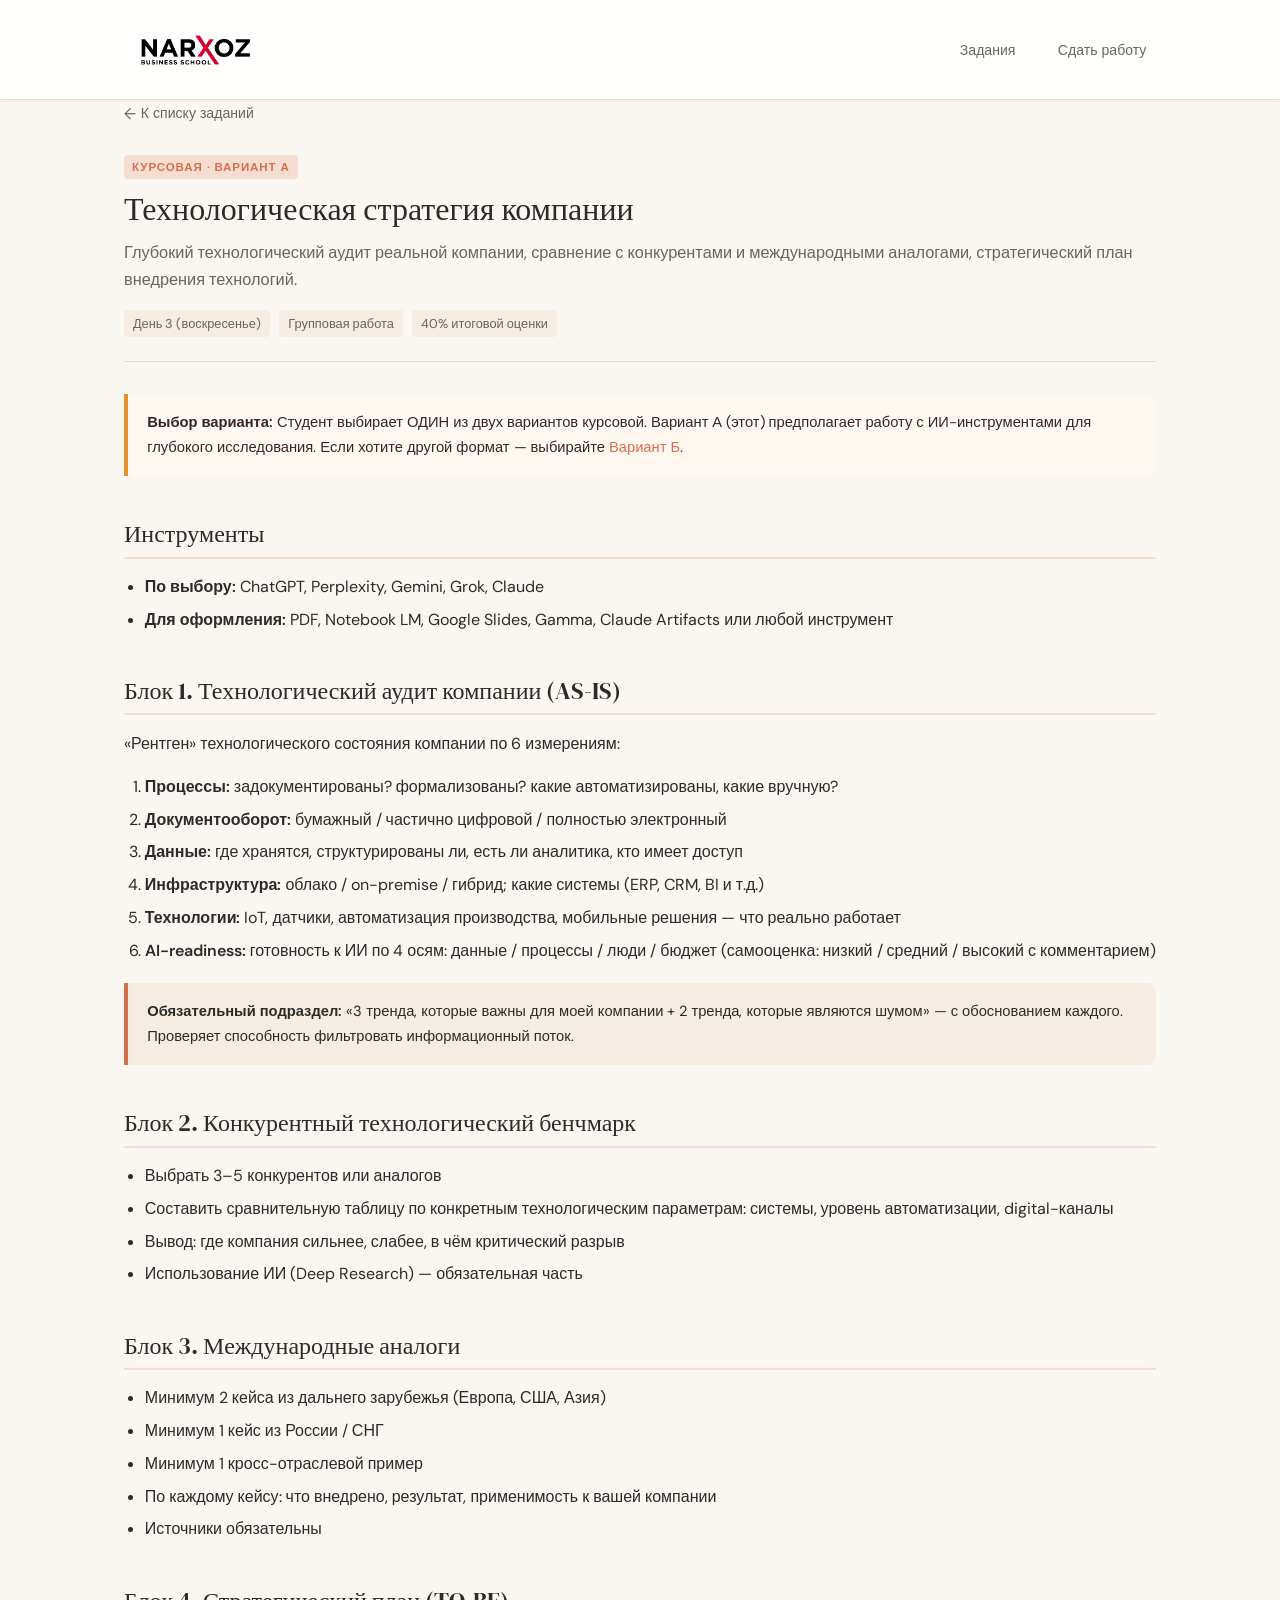
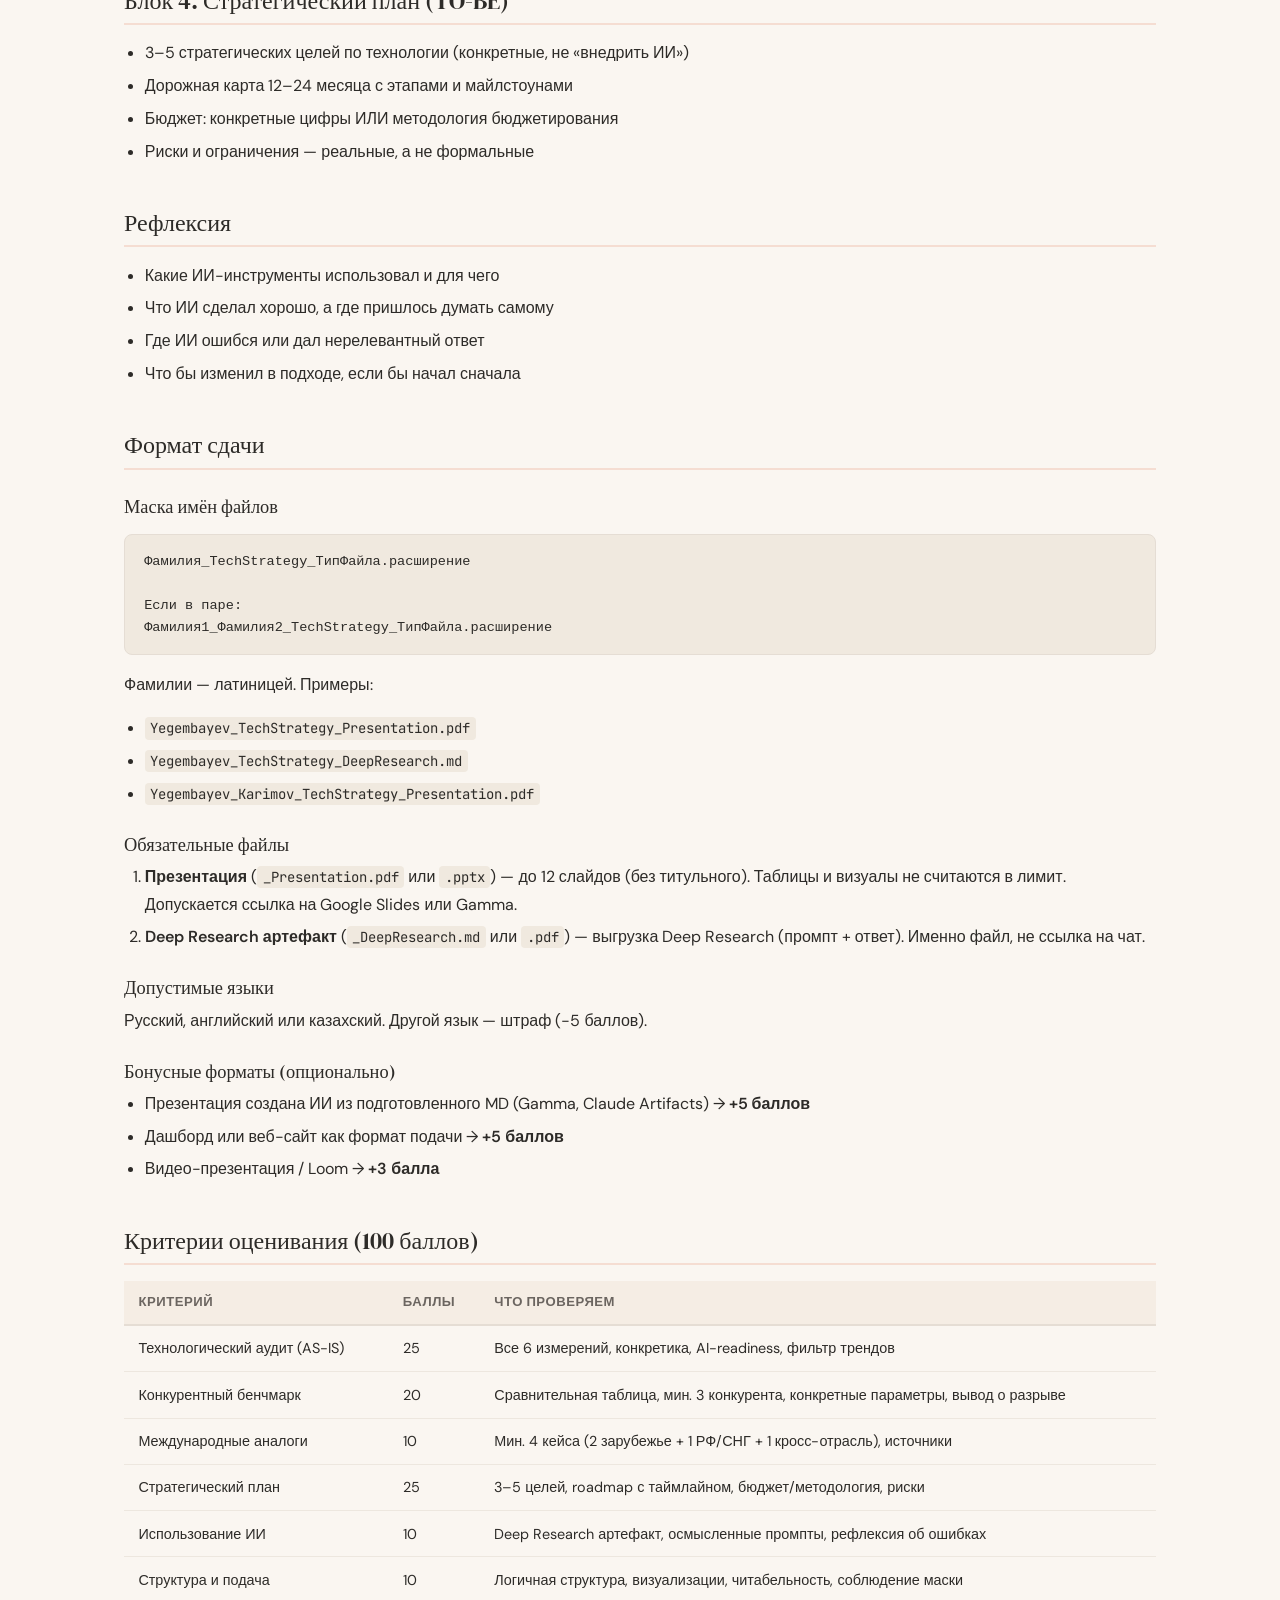
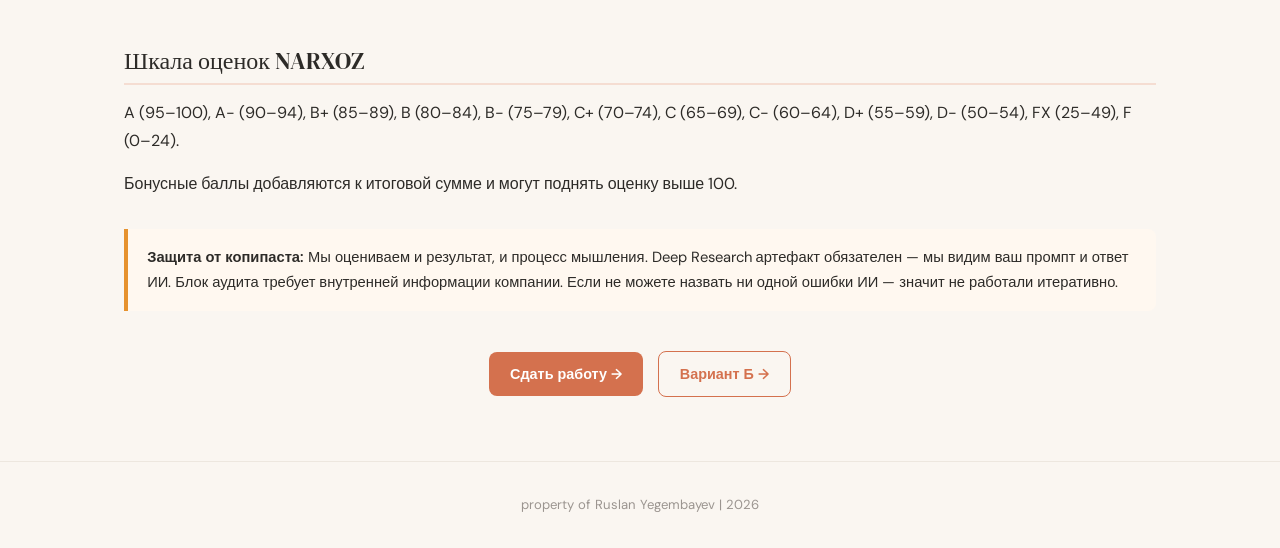
<file: assignments/techstrategy.html>
<!DOCTYPE html>
<html lang="ru">
<head>
  <meta charset="UTF-8">
  <meta name="viewport" content="width=device-width, initial-scale=1.0">
  <title>Технологическая стратегия — NBS AI Course</title>
  <link rel="preconnect" href="https://fonts.googleapis.com">
  <link rel="preconnect" href="https://fonts.gstatic.com" crossorigin>
  <link href="https://fonts.googleapis.com/css2?family=DM+Sans:wght@400;500;600;700&family=DM+Serif+Display&family=JetBrains+Mono:wght@400;500&display=swap" rel="stylesheet">
  <link rel="stylesheet" href="../css/style.css">
</head>
<body>
<div class="page">

<header class="hdr">
  <div class="w">
    <a href="../index.html" class="logo"><img src="../img/NBS_logo.png" alt="NBS" class="logo-img"></a>
    <nav>
      <a href="../index.html">Задания</a>
      <a href="../submit.html">Сдать работу</a>
    </nav>
  </div>
</header>

<main>
  <div class="w">
    <a href="../index.html" class="back">К списку заданий</a>

    <div class="asg-hdr">
      <span class="badge b-cw">Курсовая · Вариант А</span>
      <h1>Технологическая стратегия компании</h1>
      <p style="color:var(--text-2);font-size:1.02rem;">Глубокий технологический аудит реальной компании, сравнение с конкурентами и международными аналогами, стратегический план внедрения технологий.</p>
      <div class="tags">
        <span class="tag">День 3 (воскресенье)</span>
        <span class="tag">Групповая работа</span>
        <span class="tag">40% итоговой оценки</span>
      </div>
    </div>

    <div class="info warn">
      <strong>Выбор варианта:</strong> Студент выбирает ОДИН из двух вариантов курсовой. Вариант А (этот) предполагает работу с ИИ-инструментами для глубокого исследования. Если хотите другой формат — выбирайте <a href="aicowork.html">Вариант Б</a>.
    </div>

    <div class="section">
      <h2>Инструменты</h2>
      <ul>
        <li><strong>По выбору:</strong> ChatGPT, Perplexity, Gemini, Grok, Claude</li>
        <li><strong>Для оформления:</strong> PDF, Notebook LM, Google Slides, Gamma, Claude Artifacts или любой инструмент</li>
      </ul>
    </div>

    <div class="section">
      <h2>Блок 1. Технологический аудит компании (AS-IS)</h2>
      <p>«Рентген» технологического состояния компании по 6 измерениям:</p>
      <ol>
        <li><strong>Процессы:</strong> задокументированы? формализованы? какие автоматизированы, какие вручную?</li>
        <li><strong>Документооборот:</strong> бумажный / частично цифровой / полностью электронный</li>
        <li><strong>Данные:</strong> где хранятся, структурированы ли, есть ли аналитика, кто имеет доступ</li>
        <li><strong>Инфраструктура:</strong> облако / on-premise / гибрид; какие системы (ERP, CRM, BI и т.д.)</li>
        <li><strong>Технологии:</strong> IoT, датчики, автоматизация производства, мобильные решения — что реально работает</li>
        <li><strong>AI-readiness:</strong> готовность к ИИ по 4 осям: данные / процессы / люди / бюджет (самооценка: низкий / средний / высокий с комментарием)</li>
      </ol>

      <div class="info">
        <strong>Обязательный подраздел:</strong> «3 тренда, которые важны для моей компании + 2 тренда, которые являются шумом» — с обоснованием каждого. Проверяет способность фильтровать информационный поток.
      </div>
    </div>

    <div class="section">
      <h2>Блок 2. Конкурентный технологический бенчмарк</h2>
      <ul>
        <li>Выбрать 3–5 конкурентов или аналогов</li>
        <li>Составить сравнительную таблицу по конкретным технологическим параметрам: системы, уровень автоматизации, digital-каналы</li>
        <li>Вывод: где компания сильнее, слабее, в чём критический разрыв</li>
        <li>Использование ИИ (Deep Research) — обязательная часть</li>
      </ul>
    </div>

    <div class="section">
      <h2>Блок 3. Международные аналоги</h2>
      <ul>
        <li>Минимум 2 кейса из дальнего зарубежья (Европа, США, Азия)</li>
        <li>Минимум 1 кейс из России / СНГ</li>
        <li>Минимум 1 кросс-отраслевой пример</li>
        <li>По каждому кейсу: что внедрено, результат, применимость к вашей компании</li>
        <li>Источники обязательны</li>
      </ul>
    </div>

    <div class="section">
      <h2>Блок 4. Стратегический план (TO-BE)</h2>
      <ul>
        <li>3–5 стратегических целей по технологии (конкретные, не «внедрить ИИ»)</li>
        <li>Дорожная карта 12–24 месяца с этапами и майлстоунами</li>
        <li>Бюджет: конкретные цифры ИЛИ методология бюджетирования</li>
        <li>Риски и ограничения — реальные, а не формальные</li>
      </ul>
    </div>

    <div class="section">
      <h2>Рефлексия</h2>
      <ul>
        <li>Какие ИИ-инструменты использовал и для чего</li>
        <li>Что ИИ сделал хорошо, а где пришлось думать самому</li>
        <li>Где ИИ ошибся или дал нерелевантный ответ</li>
        <li>Что бы изменил в подходе, если бы начал сначала</li>
      </ul>
    </div>

    <div class="section">
      <h2>Формат сдачи</h2>

      <h3>Маска имён файлов</h3>
      <pre>Фамилия_TechStrategy_ТипФайла.расширение

Если в паре:
Фамилия1_Фамилия2_TechStrategy_ТипФайла.расширение</pre>
      <p>Фамилии — латиницей. Примеры:</p>
      <ul>
        <li><code>Yegembayev_TechStrategy_Presentation.pdf</code></li>
        <li><code>Yegembayev_TechStrategy_DeepResearch.md</code></li>
        <li><code>Yegembayev_Karimov_TechStrategy_Presentation.pdf</code></li>
      </ul>

      <h3>Обязательные файлы</h3>
      <ol>
        <li><strong>Презентация</strong> (<code>_Presentation.pdf</code> или <code>.pptx</code>) — до 12 слайдов (без титульного). Таблицы и визуалы не считаются в лимит. Допускается ссылка на Google Slides или Gamma.</li>
        <li><strong>Deep Research артефакт</strong> (<code>_DeepResearch.md</code> или <code>.pdf</code>) — выгрузка Deep Research (промпт + ответ). Именно файл, не ссылка на чат.</li>
      </ol>

      <h3>Допустимые языки</h3>
      <p>Русский, английский или казахский. Другой язык — штраф (−5 баллов).</p>

      <h3>Бонусные форматы (опционально)</h3>
      <ul>
        <li>Презентация создана ИИ из подготовленного MD (Gamma, Claude Artifacts) → <strong>+5 баллов</strong></li>
        <li>Дашборд или веб-сайт как формат подачи → <strong>+5 баллов</strong></li>
        <li>Видео-презентация / Loom → <strong>+3 балла</strong></li>
      </ul>
    </div>

    <div class="section">
      <h2>Критерии оценивания (100 баллов)</h2>
      <table>
        <thead>
          <tr><th>Критерий</th><th>Баллы</th><th>Что проверяем</th></tr>
        </thead>
        <tbody>
          <tr><td>Технологический аудит (AS-IS)</td><td>25</td><td>Все 6 измерений, конкретика, AI-readiness, фильтр трендов</td></tr>
          <tr><td>Конкурентный бенчмарк</td><td>20</td><td>Сравнительная таблица, мин. 3 конкурента, конкретные параметры, вывод о разрыве</td></tr>
          <tr><td>Международные аналоги</td><td>10</td><td>Мин. 4 кейса (2 зарубежье + 1 РФ/СНГ + 1 кросс-отрасль), источники</td></tr>
          <tr><td>Стратегический план</td><td>25</td><td>3–5 целей, roadmap с таймлайном, бюджет/методология, риски</td></tr>
          <tr><td>Использование ИИ</td><td>10</td><td>Deep Research артефакт, осмысленные промпты, рефлексия об ошибках</td></tr>
          <tr><td>Структура и подача</td><td>10</td><td>Логичная структура, визуализации, читабельность, соблюдение маски</td></tr>
        </tbody>
      </table>
    </div>

    <div class="section">
      <h2>Шкала оценок NARXOZ</h2>
      <p>A (95–100), A- (90–94), B+ (85–89), B (80–84), B- (75–79), C+ (70–74), C (65–69), C- (60–64), D+ (55–59), D- (50–54), FX (25–49), F (0–24).</p>
      <p>Бонусные баллы добавляются к итоговой сумме и могут поднять оценку выше 100.</p>
    </div>

    <div class="info warn">
      <strong>Защита от копипаста:</strong> Мы оцениваем и результат, и процесс мышления. Deep Research артефакт обязателен — мы видим ваш промпт и ответ ИИ. Блок аудита требует внутренней информации компании. Если не можете назвать ни одной ошибки ИИ — значит не работали итеративно.
    </div>

    <div style="text-align:center;margin-top:2.5rem;">
      <a href="../submit.html?task=Tech%20Strategy" class="btn btn-primary">Сдать работу →</a>
      <a href="aicowork.html" class="btn btn-outline" style="margin-left:.7rem;">Вариант Б →</a>
    </div>

  </div>
</main>

<footer class="ftr">
  <div class="w">property of Ruslan Yegembayev | 2026</div>
</footer>

</div>
</body>
</html>
</file>
<file: css/style.css>
/* NBS AI Course Portal — Claude Palette */
/* Warm beige, terracotta-orange, warm gray */
/* Fonts loaded via <link> in HTML */

:root {
  --bg: #FAF6F1;
  --bg-card: #FFFFFF;
  --bg-accent: #F5EDE4;
  --bg-code: #F0E9DF;
  --text: #2D2B28;
  --text-2: #6B6560;
  --text-3: #9B9590;
  --accent: #D4714E;
  --accent-h: #C0613E;
  --accent-l: #F5DDD2;
  --border: #E5DDD4;
  --border-l: #EDE7DF;
  --font-d: 'DM Serif Display', Georgia, serif;
  --font-b: 'DM Sans', -apple-system, sans-serif;
  --font-m: 'JetBrains Mono', monospace;
  --r: 8px; --rl: 14px;
  --sh: 0 1px 3px rgba(45,43,40,.06);
  --shm: 0 4px 16px rgba(45,43,40,.08);
  --mw: 1080px;
}

/* === Reset === */
*,*::before,*::after{box-sizing:border-box;margin:0;padding:0}
html{font-size:16px;scroll-behavior:smooth}
body{font-family:var(--font-b);color:var(--text);background:var(--bg);line-height:1.7;-webkit-font-smoothing:antialiased}

/* === Type === */
h1,h2,h3{font-family:var(--font-d);font-weight:400;line-height:1.25;color:var(--text)}
h1{font-size:2.2rem;margin-bottom:.5em}
h2{font-size:1.5rem;margin:1.8em 0 .6em}
h3{font-size:1.15rem;margin:1.4em 0 .4em}
p{margin-bottom:1em}
a{color:var(--accent);text-decoration:none;transition:color .2s}
a:hover{color:var(--accent-h);text-decoration:underline}
strong{font-weight:600}
ul,ol{margin:0 0 1em 1.3em}
li{margin-bottom:.35em}

/* === Layout === */
.page{min-height:100vh;display:flex;flex-direction:column}
.w{max-width:var(--mw);margin:0 auto;padding:0 1.5rem}
main{flex:1;padding:0 0 4rem}

/* === Header === */
.hdr{background:rgba(255,255,255,.92);border-bottom:1px solid var(--border);padding:1.1rem 0;position:sticky;top:0;z-index:100;backdrop-filter:blur(12px);box-shadow:var(--sh)}
.hdr .w{display:flex;align-items:center;justify-content:space-between;gap:1rem}
.logo{font-family:var(--font-d);font-size:1.15rem;color:var(--text);text-decoration:none;white-space:nowrap;display:flex;align-items:center}
.logo:hover{color:var(--accent);text-decoration:none}
.logo-img{height:64px;width:auto}
nav a{font-size:.88rem;color:var(--text-2);margin-left:1.2rem;padding:.3rem .6rem;border-radius:6px;transition:all .2s;text-decoration:none}
nav a:hover{color:var(--accent);background:var(--accent-l)}

/* === Footer === */
.ftr{text-align:center;padding:2rem 0;font-size:.82rem;color:var(--text-3);border-top:1px solid var(--border-l)}

/* === Hero Bar (mockup style) === */
.hero-bar{background:var(--bg-accent);padding:2.5rem 0;border-bottom:1px solid var(--border)}
.hero-inner{display:flex;align-items:flex-start;gap:2rem}
.hero-photo{width:200px;height:155px;object-fit:cover;border-radius:var(--rl);box-shadow:var(--shm);flex-shrink:0}
.hero-text{flex:1}
.hero-text h1{font-size:2.2rem;margin-bottom:.3em}
.hero-text .sub{font-size:1.02rem;color:var(--text-2);margin:0}

/* === 3-Column Grid === */
.col-grid{display:grid;grid-template-columns:1fr 1fr 1fr;gap:0;margin-top:2.5rem;border:1px solid var(--border);border-radius:var(--rl);background:var(--bg-card);overflow:hidden}
.col{padding:1.5rem;border-right:1px solid var(--border)}
.col:last-child{border-right:none}
.col-head{margin-bottom:1.2rem}
.col-head h2{font-size:1.25rem;margin:0 0 .3em}
.col-weight{display:inline-block;font-size:.82rem;font-weight:600;padding:.15em .6em;border-radius:4px}
.col-weight.accent{background:var(--accent-l);color:var(--accent)}
.col-weight.muted{background:var(--bg-accent);color:var(--text-3)}
.card-stack{display:flex;flex-direction:column;gap:.8rem}

/* === Cards === */
.cards{display:grid;gap:1rem;margin:1.5rem 0}
.card{background:var(--bg-card);border:1px solid var(--border);border-radius:var(--rl);padding:1.4rem 1.5rem;transition:box-shadow .25s,border-color .25s,transform .25s;text-decoration:none;color:inherit;display:block}
.card:hover{box-shadow:var(--shm);border-color:var(--accent-l);transform:translateY(-2px);text-decoration:none;color:inherit}
.badge{display:inline-block;font-size:.72rem;font-weight:600;text-transform:uppercase;letter-spacing:.08em;padding:.2em .7em;border-radius:4px;margin-bottom:.6rem}
.b-cw{background:var(--accent-l);color:var(--accent)}
.b-iw{background:#E2ECDF;color:#4A7040}
.b-train{background:#DDE6F0;color:#3B5998}
.b-soon{background:#F0ECE7;color:var(--text-3)}
.card h3{font-family:var(--font-d);font-size:1.15rem;margin:0 0 .35rem}
.card p{font-size:.9rem;color:var(--text-2);margin:0;line-height:1.5}
.card .meta{font-size:.78rem;color:var(--text-3);margin-top:.6rem}

/* === Assignment page === */
.asg-hdr{margin-bottom:2rem;padding-bottom:1.5rem;border-bottom:1px solid var(--border)}
.asg-hdr h1{font-size:2rem;margin-bottom:.3em}
.tags{display:flex;gap:.6rem;flex-wrap:wrap;margin-top:.7rem}
.tag{font-size:.8rem;padding:.2em .7em;border-radius:4px;background:var(--bg-accent);color:var(--text-2)}
.section{margin-bottom:2rem}
.section h2{padding-bottom:.3em;border-bottom:2px solid var(--accent-l)}

/* === Tables === */
table{width:100%;border-collapse:collapse;margin:1rem 0;font-size:.9rem}
thead{background:var(--bg-accent)}
th{text-align:left;font-weight:600;padding:.65rem .9rem;border-bottom:2px solid var(--border);font-size:.82rem;text-transform:uppercase;letter-spacing:.04em;color:var(--text-2)}
td{padding:.65rem .9rem;border-bottom:1px solid var(--border-l);vertical-align:top}
tr:last-child td{border-bottom:none}

/* === Info boxes === */
.info{background:var(--bg-accent);border-left:4px solid var(--accent);border-radius:0 var(--r) var(--r) 0;padding:1rem 1.2rem;margin:1.2rem 0;font-size:.92rem}
.info.warn{background:#FFF8F0;border-left-color:#E6922E}
.info.tip{background:#F0F5EE;border-left-color:#5A8A4A}

/* === Code === */
code{font-family:var(--font-m);font-size:.87em;background:var(--bg-code);padding:.15em .4em;border-radius:4px}
pre{background:var(--bg-code);border:1px solid var(--border);border-radius:var(--r);padding:1rem 1.2rem;overflow-x:auto;font-size:.85rem;line-height:1.6;margin:1rem 0}
pre code{background:none;padding:0}

/* === Buttons === */
.btn{display:inline-flex;align-items:center;gap:.4rem;font-family:var(--font-b);font-size:.9rem;font-weight:600;padding:.6rem 1.3rem;border-radius:var(--r);border:none;cursor:pointer;transition:all .2s;text-decoration:none}
.btn-primary{background:var(--accent);color:#fff}
.btn-primary:hover{background:var(--accent-h);color:#fff;text-decoration:none;transform:translateY(-1px);box-shadow:var(--shm)}
.btn-outline{background:transparent;color:var(--accent);border:1.5px solid var(--accent)}
.btn-outline:hover{background:var(--accent-l);text-decoration:none}

/* === Submit page === */
.submit-frame{width:100%;min-height:700px;border:1px solid var(--border);border-radius:var(--rl);margin:1.5rem 0}
.placeholder-box{background:var(--bg-accent);border:2px dashed var(--border);border-radius:var(--rl);padding:3rem 2rem;text-align:center;margin:1.5rem 0}
.placeholder-box p{color:var(--text-2);font-size:1rem;margin:0}

/* === Back link === */
.back{display:inline-flex;align-items:center;gap:.3rem;font-size:.88rem;color:var(--text-2);margin-bottom:1.5rem;text-decoration:none}
.back:hover{color:var(--accent)}
.back::before{content:'←';font-size:1.1em}

/* === Responsive === */
@media(max-width:768px){
  .hero-inner{flex-direction:column;text-align:center}
  .hero-photo{width:140px;height:110px}
  .hero-text h1{font-size:1.7rem}
  .col-grid{grid-template-columns:1fr;border:none;gap:1.5rem;background:transparent}
  .col{border-right:none;border-bottom:1px solid var(--border);padding:1.2rem 0;background:var(--bg-card);border-radius:var(--rl);padding:1.2rem}
  .col:last-child{border-bottom:none}
  h2{font-size:1.25rem}
  .hdr .w{flex-wrap:wrap}
  nav a{margin-left:.6rem;font-size:.82rem}
  table{font-size:.82rem}
  th,td{padding:.5rem .6rem}
  .card{padding:1.1rem 1.2rem}
}
.dim{opacity:.5;pointer-events:none}
</file>
